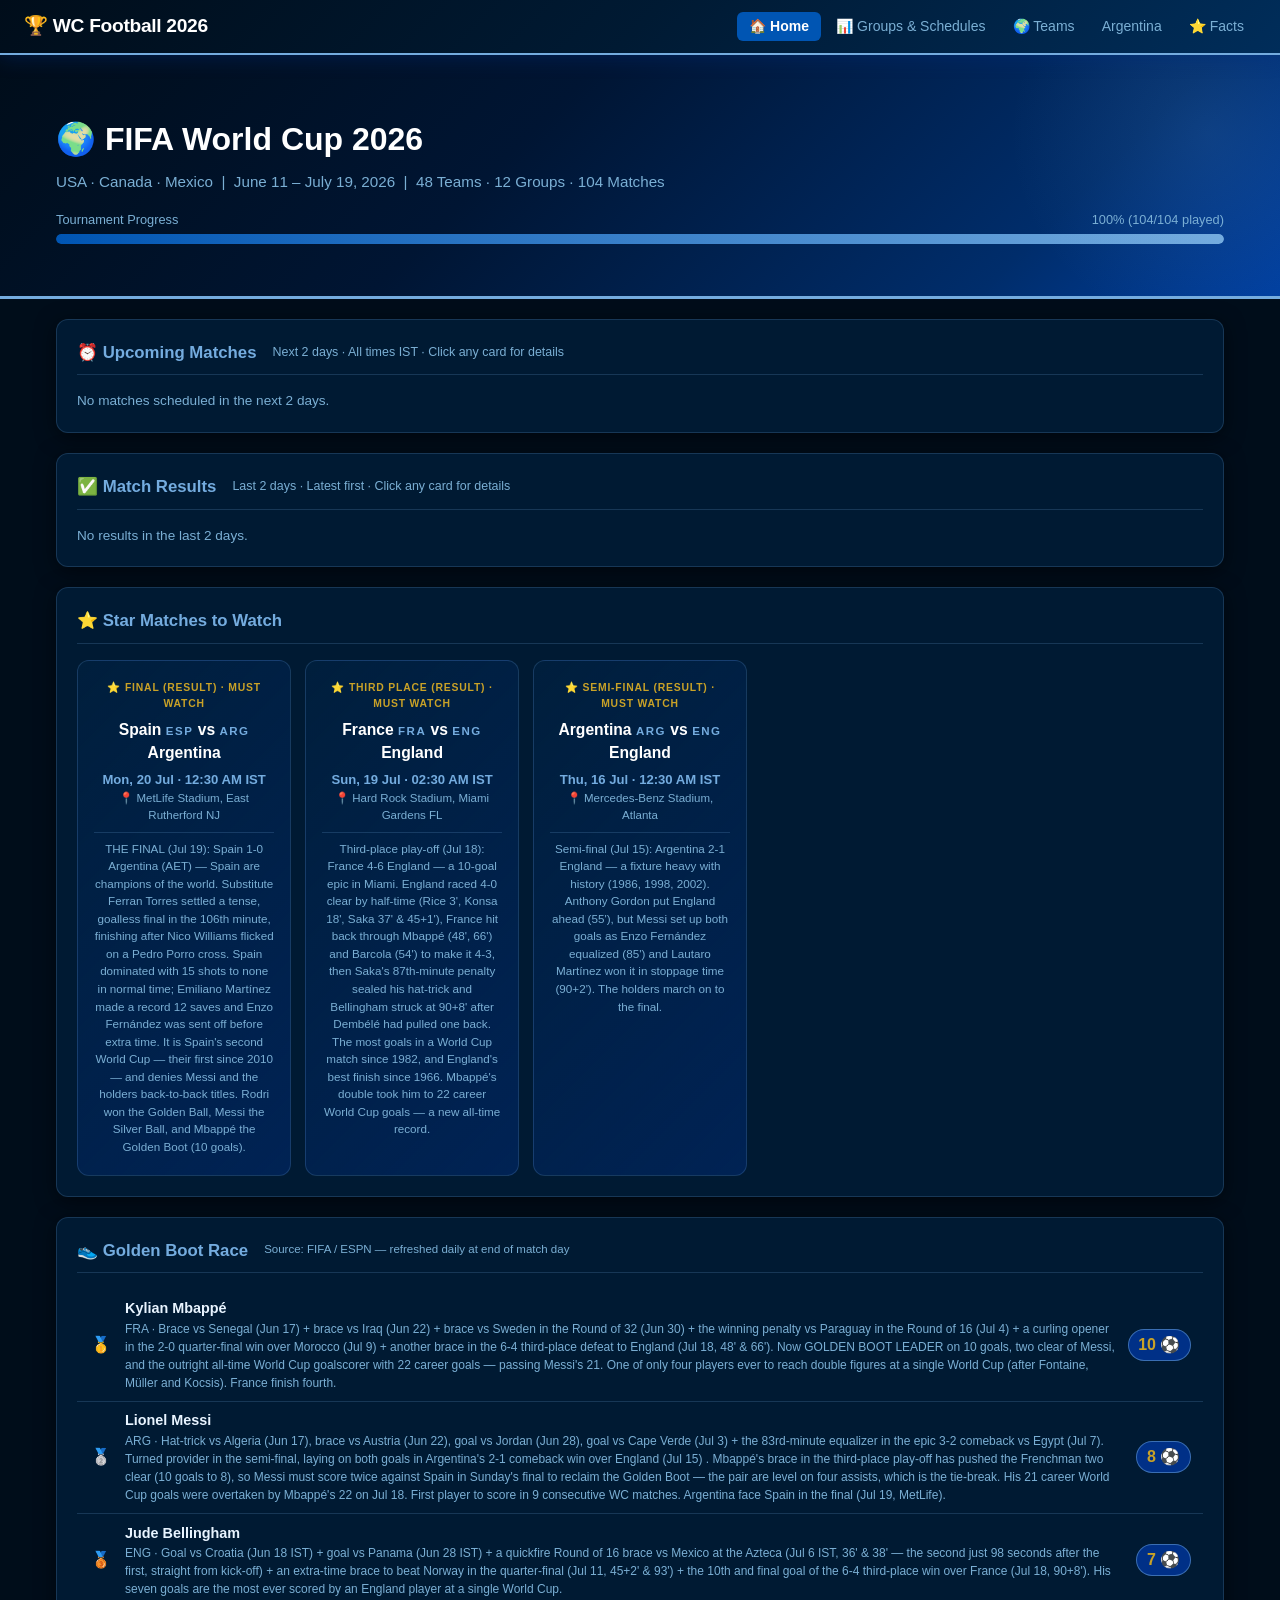
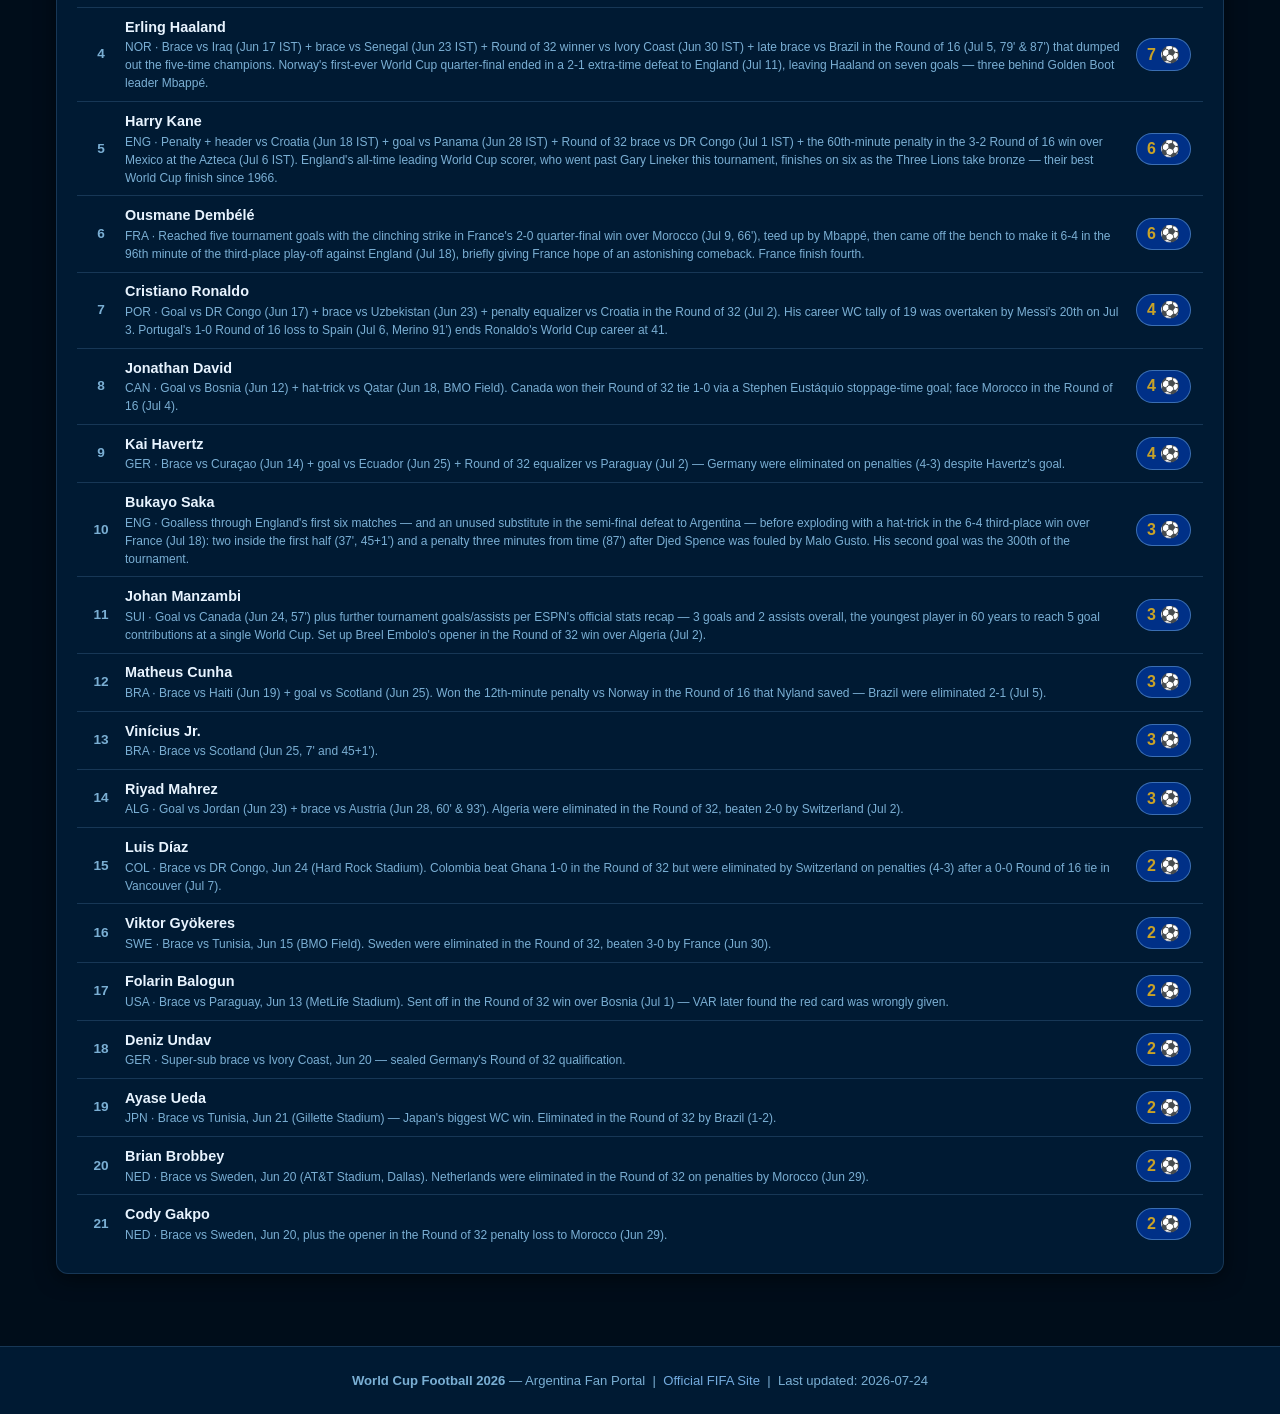
<file: index.html>
<!DOCTYPE html>
<html lang="en">
<head>
<meta charset="UTF-8">
<meta name="viewport" content="width=device-width, initial-scale=1.0">
<title>WC Football 2026 — Argentina Fan Portal</title>
<link rel="stylesheet" href="css/style.css">
</head>
<body>

<nav class="navbar">
  <a class="navbar-brand" href="index.html">🏆 WC Football 2026</a>
  <ul class="nav-links">
    <li><a href="index.html" class="active">🏠 Home</a></li>
    <li><a href="groups.html">📊 Groups &amp; Schedules</a></li>
    <li><a href="teams.html">🌍 Teams</a></li>
    <li><a href="argentina.html">Argentina</a></li>
    <li><a href="facts.html">⭐ Facts</a></li>
  </ul>
</nav>

<div class="page-hero">
  <div class="container">
    <h1>🌍 FIFA World Cup 2026</h1>
    <p>USA · Canada · Mexico &nbsp;|&nbsp; June 11 – July 19, 2026 &nbsp;|&nbsp; 48 Teams · 12 Groups · 104 Matches</p>
    <div style="margin-top:1rem;">
      <div style="display:flex;align-items:center;justify-content:space-between;margin-bottom:.3rem;font-size:.8rem;color:var(--text-muted);">
        <span>Tournament Progress</span><span id="progress-pct"></span>
      </div>
      <div class="progress-bar-wrap"><div class="progress-bar-fill" id="progress-bar"></div></div>
    </div>
  </div>
</div>

<div class="container">

  <!-- UPCOMING MATCHES v2 -->
  <div class="card">
    <div class="card-title">⏰ Upcoming Matches <span style="font-size:.78rem;color:var(--text-muted);font-weight:400;margin-left:.5rem;">Next 2 days · All times IST · Click any card for details</span></div>
    <div id="upcoming-matches"></div>
  </div>

  <!-- MATCH RESULTS -->
  <div class="card">
    <div class="card-title">✅ Match Results <span style="font-size:.78rem;color:var(--text-muted);font-weight:400;margin-left:.5rem;">Last 2 days · Latest first · Click any card for details</span></div>
    <div id="results-matches"></div>
  </div>

  <!-- STAR MATCHES -->
  <div class="card">
    <div class="card-title">⭐ Star Matches to Watch</div>
    <div class="grid-3" id="star-matches"></div>
  </div>

  <!-- TOP SCORERS LIST -->
  <div class="card">
    <div class="card-title">👟 Golden Boot Race
      <span style="font-size:.72rem;color:var(--text-muted);font-weight:400;margin-left:.5rem;">Source: FIFA / ESPN — refreshed daily at end of match day</span>
    </div>
    <ul class="scorer-list" id="top-scorers"></ul>
  </div>

</div>

<footer>
  <strong>World Cup Football 2026</strong> — Argentina Fan Portal &nbsp;|&nbsp;
  <a href="https://www.fifa.com" target="_blank">Official FIFA Site</a> &nbsp;|&nbsp;
  Last updated: <span id="last-updated"></span>
</footer>

<script src="js/data.js?v=202607191945"></script>
<script>
const IST_TZ = 'Asia/Kolkata';
function fmtIST(utcStr) {
  return new Date(utcStr+'Z').toLocaleTimeString('en-IN',{hour:'2-digit',minute:'2-digit',hour12:true,timeZone:IST_TZ}).toUpperCase()+' IST';
}
function fmtDate(utcStr) {
  return new Date(utcStr+'Z').toLocaleDateString('en-IN',{weekday:'short',day:'numeric',month:'short',timeZone:IST_TZ});
}
function istDateStr(utcStr) {
  // Add IST offset to get IST timestamp, then use UTC getters (avoids local-TZ double conversion)
  const ms = new Date(utcStr+'Z').getTime() + 330*60000;
  const d = new Date(ms);
  return d.getUTCFullYear()+'-'+String(d.getUTCMonth()+1).padStart(2,'0')+'-'+String(d.getUTCDate()).padStart(2,'0');
}
function todayIstStr() {
  const ms = Date.now() + 330*60000;
  const d = new Date(ms);
  return d.getUTCFullYear()+'-'+String(d.getUTCMonth()+1).padStart(2,'0')+'-'+String(d.getUTCDate()).padStart(2,'0');
}
function addDaysStr(dateStr, n) {
  const d = new Date(dateStr+'T00:00:00Z');
  d.setUTCDate(d.getUTCDate()+n);
  return d.getUTCFullYear()+'-'+String(d.getUTCMonth()+1).padStart(2,'0')+'-'+String(d.getUTCDate()).padStart(2,'0');
}
function gc(id) { return WC2026.countries[id] || {name:id, flag:'🏳️'}; }
function sortTeams(teams) { return [...teams].sort((a,b)=>b.Pts-a.Pts||b.GD-a.GD||b.GF-a.GF); }

// Combine group-stage fixtures with knockout-stage matches into one pool, tagged with a round label
function tagRound(arr, roundLabel) {
  return (arr||[]).map(f => Object.assign({}, f, { roundLabel, isKnockout: true }));
}
const KO = WC2026.knockout || {};
const allKnockoutMatches = []
  .concat(tagRound(KO.r32, 'R32'))
  .concat(tagRound(KO.r16, 'R16'))
  .concat(tagRound(KO.qf, 'QF'))
  .concat(tagRound(KO.sf, 'SF'))
  .concat(tagRound(KO.thirdPlace, '3rd Place'))
  .concat(tagRound(KO.final, 'Final'));
const allGroupMatches = WC2026.fixtures.map(f => Object.assign({}, f, { isKnockout: false }));
const allMatches = allGroupMatches.concat(allKnockoutMatches);

// Progress — group stage (72) + knockout stage (32) = 104 matches total
const groupPlayed = WC2026.fixtures.filter(f=>f.status==='FT').length;
const knockoutPlayed = allKnockoutMatches.filter(f=>f.status==='FT').length;
const played = groupPlayed + knockoutPlayed;
const pct = Math.round(played/104*100);
document.getElementById('progress-bar').style.width = pct+'%';
document.getElementById('progress-pct').textContent = pct+'% ('+played+'/104 played)';
document.getElementById('last-updated').textContent = WC2026.lastUpdated;

// UPCOMING — matches kicking off today, tomorrow, or the day after (IST), chronological order
const todayStr = todayIstStr();
const upcomingWindow = [todayStr, addDaysStr(todayStr,1), addDaysStr(todayStr,2)];
const upcoming = allMatches
  .filter(f => f.status==='UP' && f.home && f.away && upcomingWindow.includes(istDateStr(f.utc)))
  .sort((a,b)=>new Date(a.utc)-new Date(b.utc));
document.getElementById('upcoming-matches').innerHTML = upcoming.length
  ? upcoming.map(f=>matchCard(f)).join('')
  : '<p style="color:var(--text-muted);font-size:.85rem;">No matches scheduled in the next 2 days.</p>';

// RESULTS — matches completed today or in the previous 2 days (IST), latest first
const resultsWindow = [addDaysStr(todayStr,-2), addDaysStr(todayStr,-1), todayStr];
const results = allMatches
  .filter(f => f.status==='FT' && resultsWindow.includes(istDateStr(f.utc)))
  .sort((a,b)=>new Date(b.utc)-new Date(a.utc));
document.getElementById('results-matches').innerHTML = results.length
  ? results.map(f=>matchCard(f)).join('')
  : '<p style="color:var(--text-muted);font-size:.85rem;">No results in the last 2 days.</p>';

// MATCH CARD — works for both group-stage and knockout-stage matches
function matchCard(f) {
  const hc = f.home ? gc(f.home) : null;
  const ac = f.away ? gc(f.away) : null;
  const homeLabel = hc ? `<span class="team-label">${hc.name}</span> <span class="team-code">${f.home}</span>` : `<span class="team-label" style="color:var(--text-muted);font-style:italic;">${f.homeSrc||'TBD'}</span>`;
  const awayLabel = ac ? `<span class="team-code">${f.away}</span> <span class="team-label">${ac.name}</span>` : `<span class="team-label" style="color:var(--text-muted);font-style:italic;">${f.awaySrc||'TBD'}</span>`;
  const scorePart = f.status==='FT'
    ? `<div class="match-score">${f.score.h}–${f.score.a}</div>`
    : `<div class="match-score upcoming">${fmtIST(f.utc)}</div>`;
  const badge = f.status==='FT' ? `<span class="badge badge-done">FT</span>` : `<span class="badge badge-upcoming">Up</span>`;
  const roundIndicator = f.isKnockout ? f.roundLabel : ('Grp '+f.group);
  const hintText = f.isKnockout ? '👆 tap for details' : '👆 tap for group table';
  return `<div class="match-card" onclick="toggleDetail('${f.id}')">
    <div class="match-header">
      <span class="group-indicator">${roundIndicator}</span>${badge}
      <span>${fmtDate(f.utc)} · ${fmtIST(f.utc)}</span>
      <span class="click-hint">${hintText}</span>
    </div>
    <div class="match-teams">
      <div class="match-team">${homeLabel}</div>
      ${scorePart}
      <div class="match-team right">${awayLabel}</div>
    </div>
    ${f.note ? `<div style="font-size:.72rem;color:var(--accent);margin-top:.2rem;">${f.note}</div>` : ''}
    <div class="match-venue">📍 ${f.venue}</div>
    <div class="match-detail-panel" id="dp-${f.id}">${buildDetail(f)}</div>
  </div>`;
}

function buildDetail(f) {
  let ev = '';
  if (f.status==='FT' && f.events && f.events.length) {
    ev = '<div style="margin-bottom:.6rem;"><div style="font-size:.72rem;font-weight:700;color:var(--accent);margin-bottom:.4rem;">⚽ GOAL EVENTS</div>';
    f.events.forEach(e=>{
      ev += `<div class="goal-event"><span class="goal-minute">${e.min}'</span><span class="team-code">${e.team}</span><span>${e.player}</span></div>`;
    });
    ev += '</div>';
  } else if (f.status==='FT') {
    ev = '<p style="font-size:.8rem;color:var(--text-muted);">No goal events recorded.</p>';
  }

  if (f.isKnockout) {
    // Knockout matches: goal events (if any) only — no single group table applies
    return ev || '<p style="font-size:.8rem;color:var(--text-muted);">Match not yet played.</p>';
  }

  const grp = WC2026.groups[f.group];
  const sorted = sortTeams(grp.teams);
  let tbl = `<div class="standings-mini"><div class="standings-mini-title">📊 Group ${f.group} Standings</div>
    <table><thead><tr><th style="text-align:left;">Team</th><th>P</th><th>W</th><th>D</th><th>L</th><th>GD</th><th>Pts</th></tr></thead><tbody>`;
  sorted.forEach((t,i)=>{
    const c=gc(t.id);
    tbl+=`<tr class="${i<2?'q-row':''}"><td>${c.name} <span class="team-code">${t.id}</span></td><td>${t.P}</td><td>${t.W}</td><td>${t.D}</td><td>${t.L}</td><td>${t.GD>=0?'+':''}${t.GD}</td><td style="font-weight:700;color:var(--gold);">${t.Pts}</td></tr>`;
  });
  tbl += `</tbody></table><div style="font-size:.66rem;color:var(--text-muted);margin-top:.3rem;">🟦 Top 2 qualify for Round of 32</div></div>`;
  return ev + tbl;
}

function toggleDetail(id) {
  const el = document.getElementById('dp-'+id);
  if (el) el.classList.toggle('open');
}

// STAR MATCHES
const smDiv = document.getElementById('star-matches');
WC2026.starMatches.forEach(m=>{
  const hc=gc(m.home);
  const ac=m.away?gc(m.away):null;
  const awayCode = m.away ? `<span class="team-code">${m.away}</span> ` : '';
  const awayName = ac ? ac.name : `<span style="font-style:italic;color:var(--text-muted);">${m.awaySrc||'TBD'}</span>`;
  smDiv.innerHTML += `<div class="star-match-card">
    <div class="star-match-label">⭐ ${m.group} · MUST WATCH</div>
    <div class="star-match-teams">${hc.name} <span class="team-code">${m.home}</span> vs ${awayCode}${awayName}</div>
    <div class="star-match-ist">${fmtDate(m.utc)} · ${fmtIST(m.utc)}</div>
    <div class="star-match-meta">📍 ${m.venue}</div>
    <div style="font-size:.73rem;color:var(--text-muted);margin-top:.5rem;border-top:1px solid var(--border);padding-top:.4rem;">${m.storyline}</div>
  </div>`;
});

// TOP SCORERS LIST
const ul = document.getElementById('top-scorers');
WC2026.topScorers.forEach((s,i)=>{
  const icon = i===0?'🥇':i===1?'🥈':i===2?'🥉':(i+1);
  ul.innerHTML += `<li class="scorer-item">
    <div class="scorer-rank${i<3?' top3':''}">${icon}</div>
    <div class="scorer-info">
      <div class="scorer-name">${s.name}</div>
      <div class="scorer-team">${s.country} · ${s.note}</div>
    </div>
    <div class="scorer-goals">${s.goals} ⚽</div>
  </li>`;
});
</script>
</body>
</html>
</file>
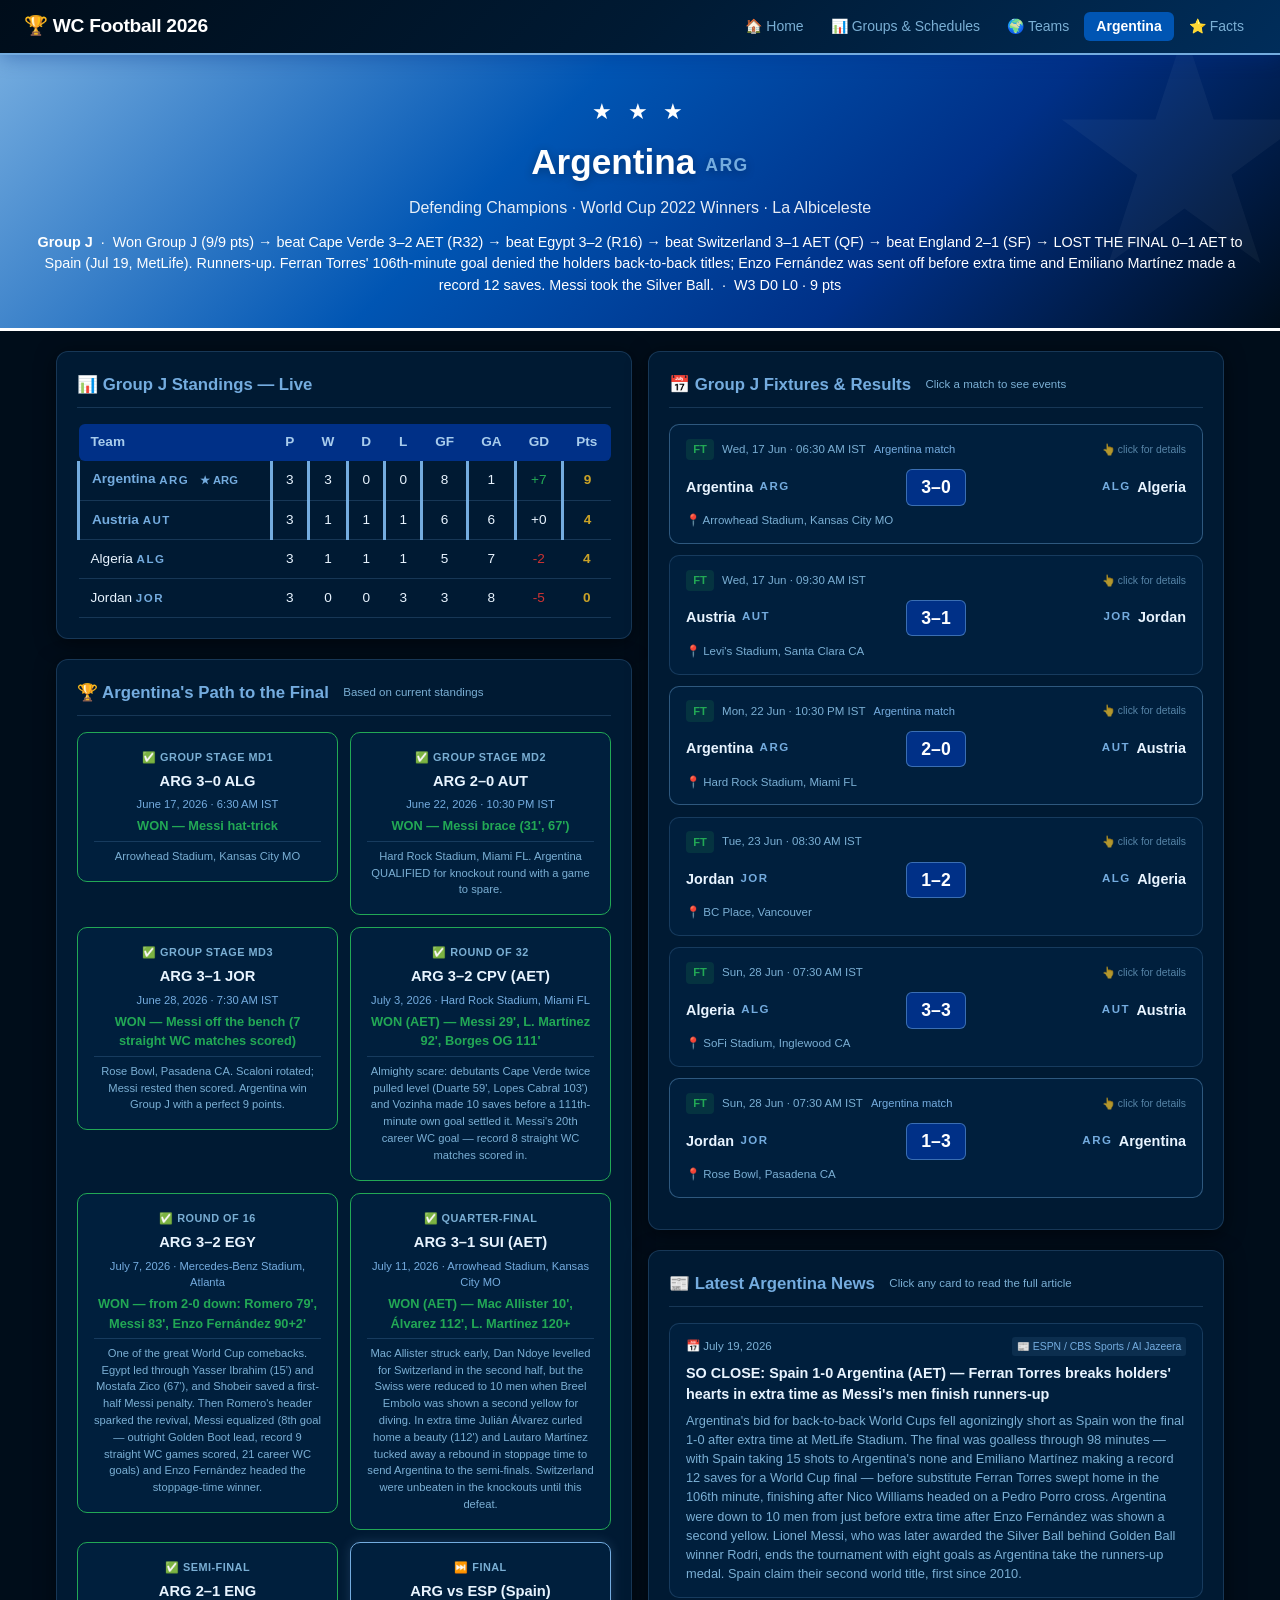
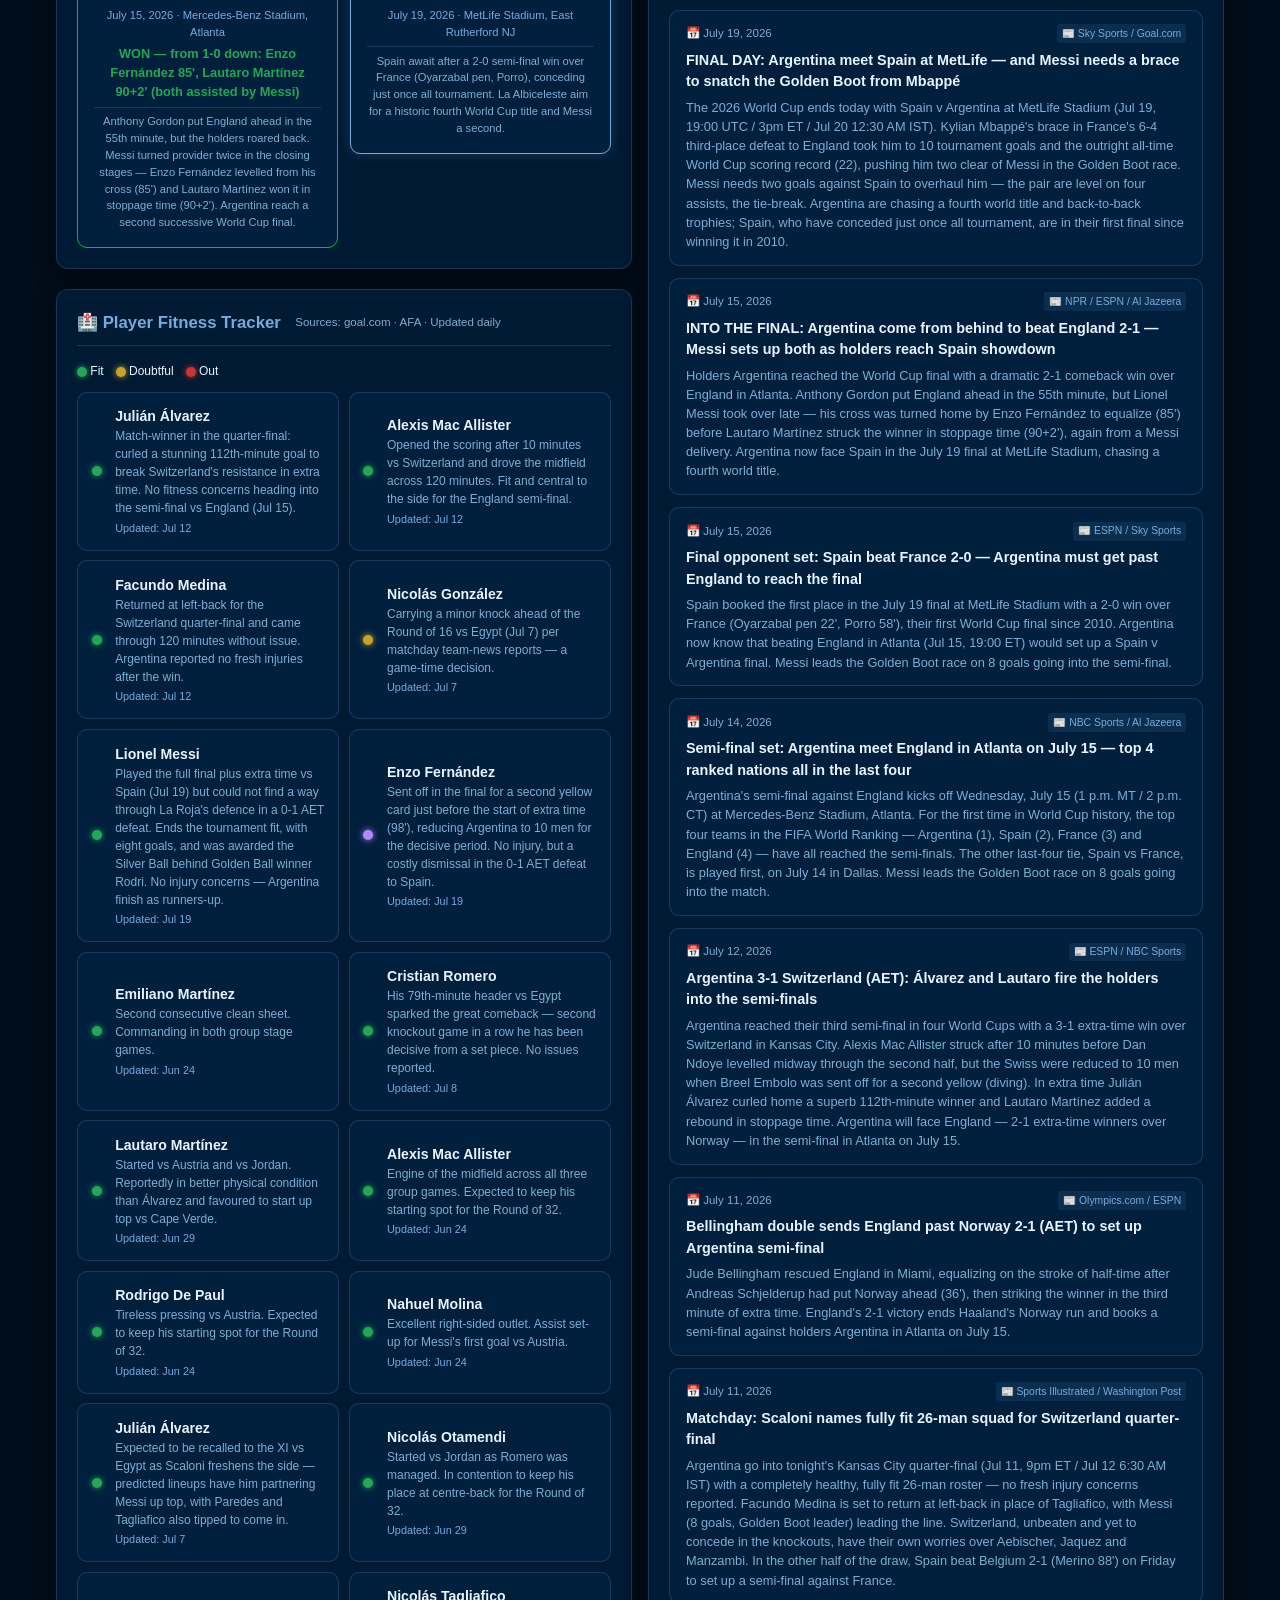
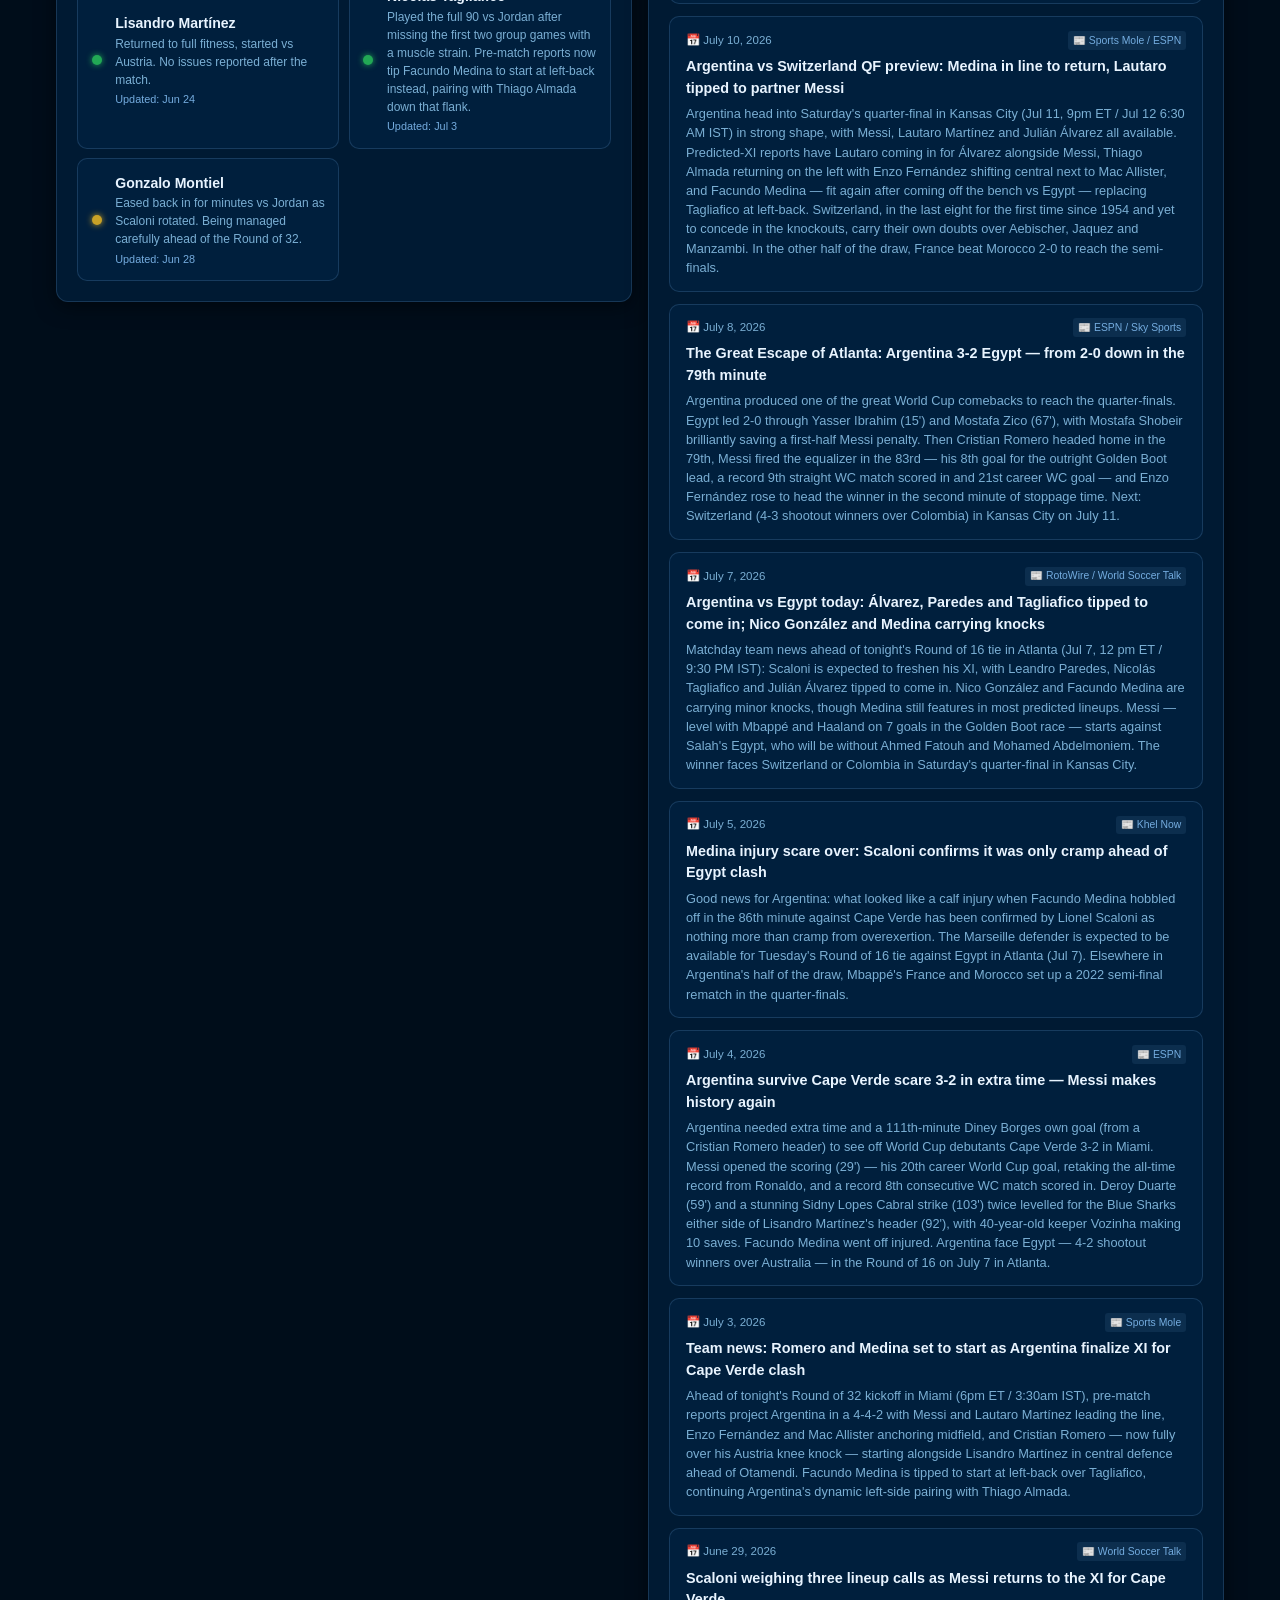
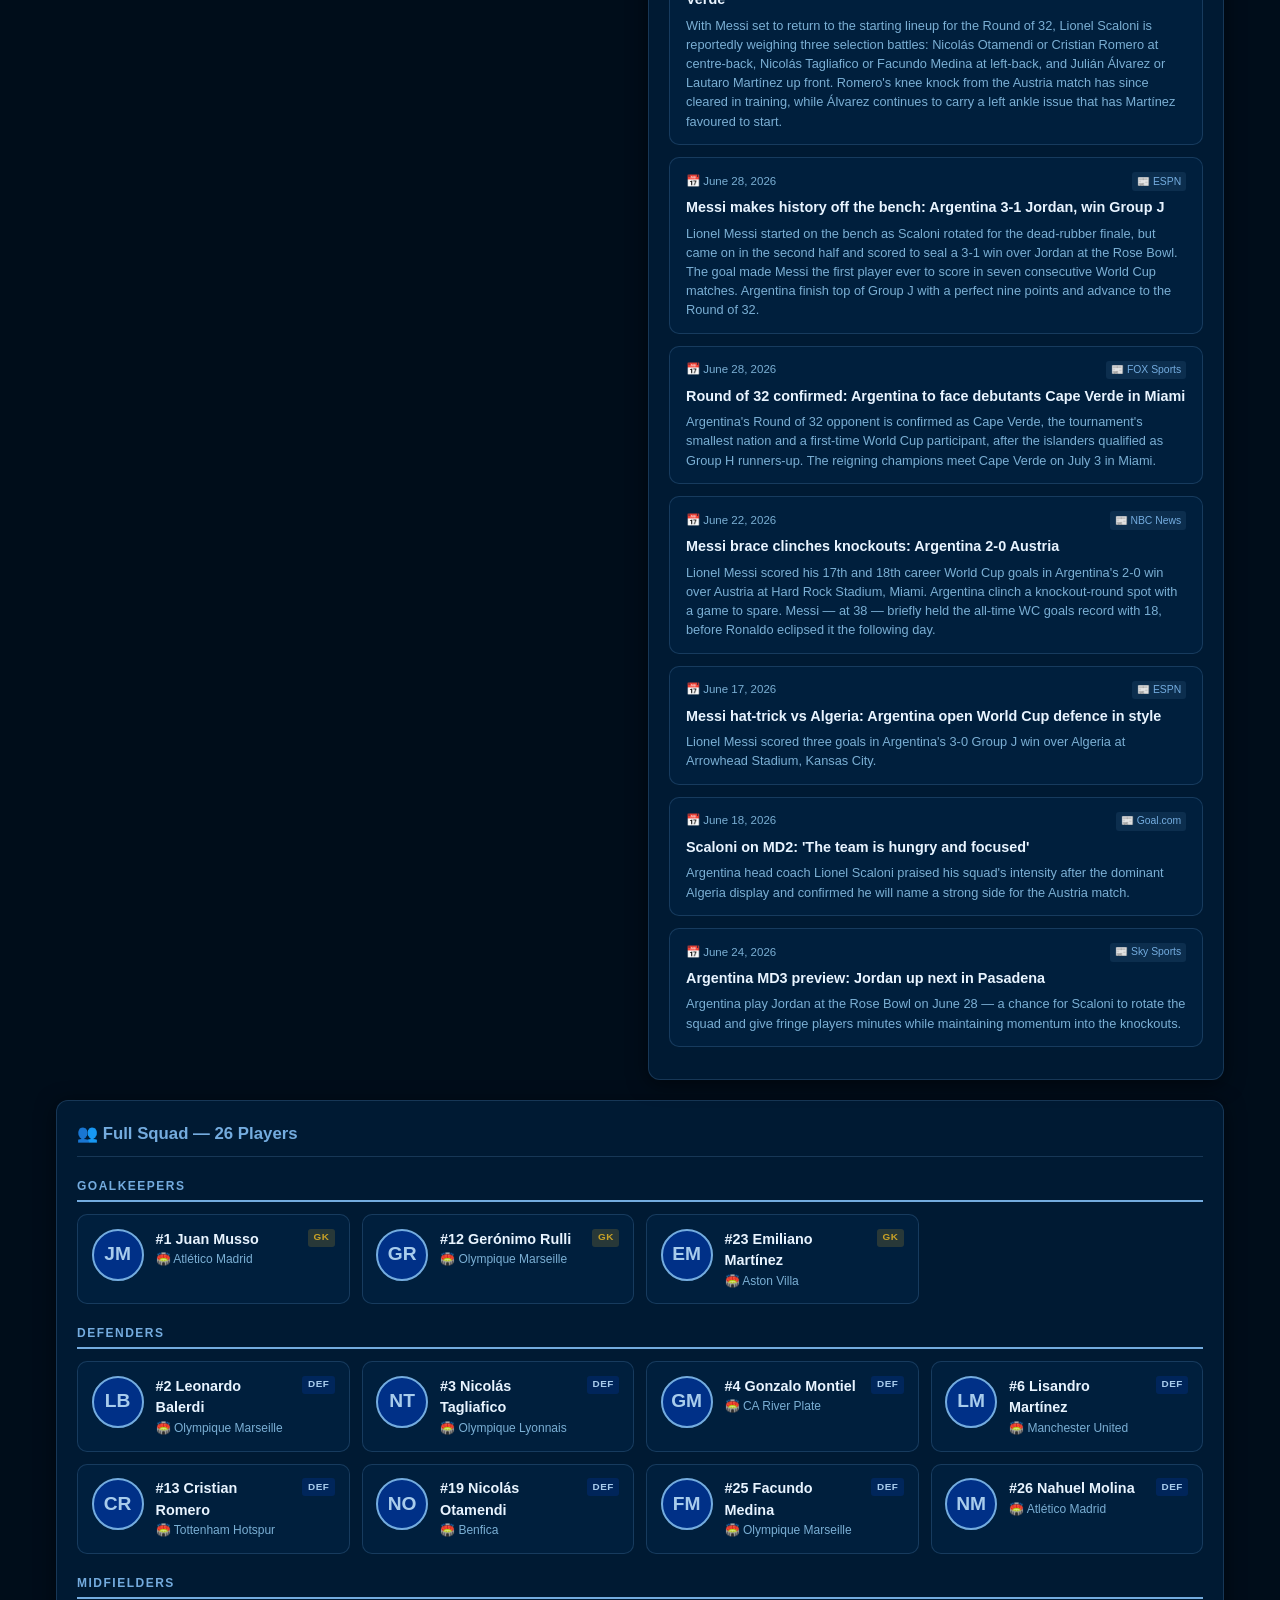
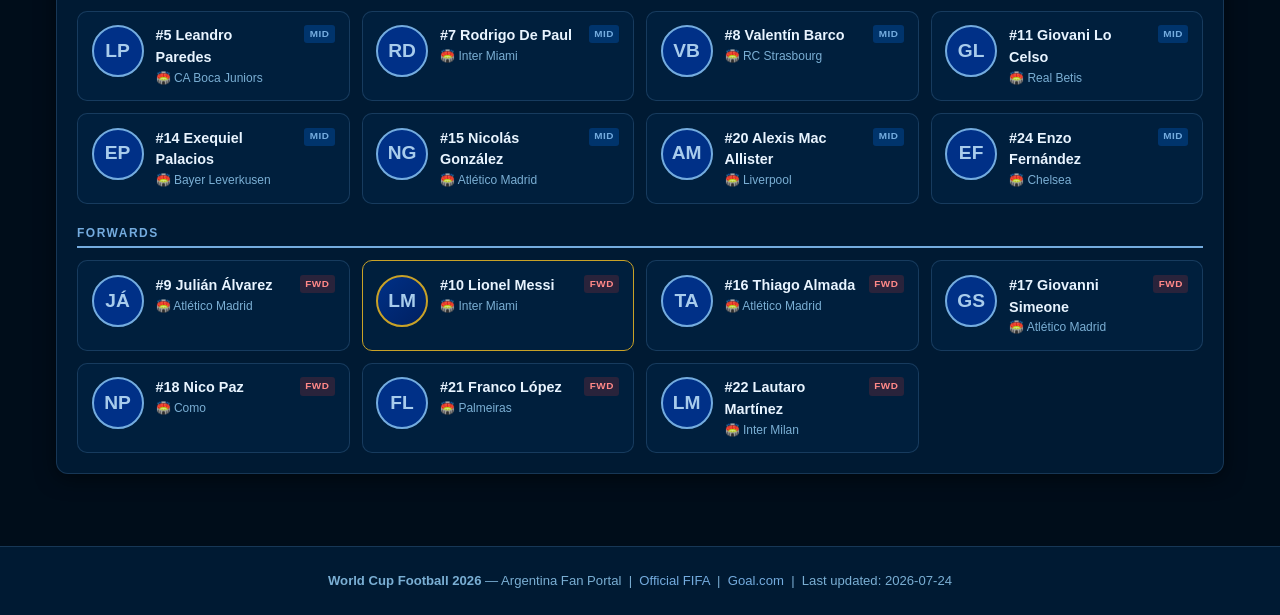
<file: argentina.html>
<!DOCTYPE html>
<html lang="en">
<head>
<meta charset="UTF-8">
<meta name="viewport" content="width=device-width, initial-scale=1.0">
<title>Argentina | WC Football 2026</title>
<link rel="stylesheet" href="css/style.css">
<style>
.squad-grid { display: grid; grid-template-columns: repeat(auto-fill,minmax(220px,1fr)); gap: .75rem; }
.path-grid  { display: grid; grid-template-columns: repeat(auto-fill,minmax(200px,1fr)); gap: .75rem; align-items: start; }
.pos-section-title {
  font-size: .75rem; font-weight: 800; letter-spacing: 1.5px;
  color: var(--accent); text-transform: uppercase;
  border-bottom: 2px solid var(--accent); padding-bottom: .3rem;
  margin: 1.25rem 0 .75rem;
}
.arg-main-grid { display: grid; grid-template-columns: 1fr 1fr; gap: 1rem; align-items: start; }
@media (max-width: 768px) { .arg-main-grid { grid-template-columns: 1fr; } }
.player-photo {
  width: 64px; height: 64px; border-radius: 50%; object-fit: cover;
  border: 2px solid var(--border); background: var(--surface);
  flex-shrink: 0;
}
</style>
</head>
<body>

<nav class="navbar">
  <a class="navbar-brand" href="index.html">🏆 WC Football 2026</a>
  <ul class="nav-links">
    <li><a href="index.html">🏠 Home</a></li>
    <li><a href="groups.html">📊 Groups &amp; Schedules</a></li>
    <li><a href="teams.html">🌍 Teams</a></li>
    <li><a href="argentina.html" class="active">Argentina</a></li>
    <li><a href="facts.html">⭐ Facts</a></li>
  </ul>
</nav>

<!-- ARGENTINA HERO -->
<div class="arg-hero">
  <div class="arg-stars">★ ★ ★</div>
  <h1>Argentina <span class="team-code" style="font-size:1.1rem;vertical-align:middle;">ARG</span></h1>
  <p>Defending Champions · World Cup 2022 Winners · La Albiceleste</p>
  <div style="margin-top:.75rem;font-size:.9rem;">
    <strong style="color:#fff;">Group J</strong> &nbsp;·&nbsp;
    <span id="arg-standing">Loading...</span> &nbsp;·&nbsp;
    <span id="arg-record">—</span>
  </div>
</div>

<div class="container">

  <div class="arg-main-grid">

    <!-- LEFT COLUMN -->
    <div>
      <!-- GROUP J STANDINGS -->
      <div class="card">
        <div class="card-title">📊 Group J Standings — Live</div>
        <table class="standings-table" id="groupj-table">
          <thead><tr>
            <th style="text-align:left;">Team</th>
            <th>P</th><th>W</th><th>D</th><th>L</th>
            <th>GF</th><th>GA</th><th>GD</th><th>Pts</th>
          </tr></thead>
          <tbody id="groupj-body"></tbody>
        </table>
      </div>

      <!-- PATH TO FINAL -->
      <div class="card">
        <div class="card-title">🏆 Argentina's Path to the Final
          <span style="font-size:.72rem;color:var(--text-muted);font-weight:400;margin-left:.4rem;">Based on current standings</span>
        </div>
        <div class="path-grid" id="path-grid"></div>
      </div>

      <!-- PLAYER FITNESS TRACKER -->
      <div class="card">
        <div class="card-title">🏥 Player Fitness Tracker
          <span style="font-size:.72rem;color:var(--text-muted);font-weight:400;margin-left:.4rem;">Sources: goal.com · AFA · Updated daily</span>
        </div>
        <div style="display:flex;gap:.75rem;flex-wrap:wrap;margin-bottom:.75rem;font-size:.75rem;">
          <span><span class="fitness-status status-fit" style="display:inline-block;vertical-align:middle;"></span> Fit</span>
          <span><span class="fitness-status status-doubt" style="display:inline-block;vertical-align:middle;"></span> Doubtful</span>
          <span><span class="fitness-status status-out" style="display:inline-block;vertical-align:middle;"></span> Out</span>
        </div>
        <div style="display:grid;grid-template-columns:repeat(auto-fill,minmax(240px,1fr));gap:.6rem;" id="fitness-list"></div>
      </div>
    </div>

    <!-- RIGHT COLUMN -->
    <div>
      <!-- GROUP J FIXTURES -->
      <div class="card">
        <div class="card-title">📅 Group J Fixtures &amp; Results <span style="font-size:.72rem;color:var(--text-muted);font-weight:400;margin-left:.4rem;">Click a match to see events</span></div>
        <div id="groupj-fixtures"></div>
      </div>

      <!-- LATEST NEWS -->
      <div class="card">
        <div class="card-title">📰 Latest Argentina News
          <span style="font-size:.72rem;color:var(--text-muted);font-weight:400;margin-left:.4rem;">Click any card to read the full article</span>
        </div>
        <div id="news-list"></div>
      </div>
    </div>

  </div><!-- /arg-main-grid -->

  <!-- FULL SQUAD — full width below -->
  <div class="card">
    <div class="card-title">👥 Full Squad — 26 Players</div>
    <div id="squad-section"></div>
  </div>

</div>

<footer>
  <strong>World Cup Football 2026</strong> — Argentina Fan Portal &nbsp;|&nbsp;
  <a href="https://www.fifa.com" target="_blank">Official FIFA</a> &nbsp;|&nbsp;
  <a href="https://www.goal.com/en/teams/argentina" target="_blank">Goal.com</a> &nbsp;|&nbsp;
  Last updated: <span id="last-updated"></span>
</footer>

<script src="js/data.js?v=202607191945"></script>
<script>
document.getElementById('last-updated').textContent = WC2026.lastUpdated;

const IST_TZ = 'Asia/Kolkata';
function fmtDT(u){ const d=new Date(u+'Z'); return d.toLocaleDateString('en-IN',{weekday:'short',day:'numeric',month:'short',timeZone:IST_TZ})+' · '+d.toLocaleTimeString('en-IN',{hour:'2-digit',minute:'2-digit',hour12:true,timeZone:IST_TZ}).toUpperCase()+' IST'; }
function gc(id){ return WC2026.countries[id]||{name:id,flag:'🏳️'}; }
function sortTeams(ts){ return [...ts].sort((a,b)=>b.Pts-a.Pts||b.GD-a.GD||b.GF-a.GF); }

const arg = WC2026.argentina;
const grpJ = WC2026.groups['J'];
const argTeam = grpJ.teams.find(t=>t.id==='ARG');

// Header stats
document.getElementById('arg-standing').textContent = arg.groupStanding;
document.getElementById('arg-record').textContent = `W${argTeam.W} D${argTeam.D} L${argTeam.L} · ${argTeam.Pts} pts`;

// Group J standings table
const sortedJ = sortTeams(grpJ.teams);
const tbody = document.getElementById('groupj-body');
sortedJ.forEach((t,i)=>{
  const c=gc(t.id);
  tbody.innerHTML += `<tr class="${i<2?'qualified':''}">
    <td>${c.name} <span class="team-code">${t.id}</span>${t.id==='ARG'?' <span class="badge badge-arg">★ ARG</span>':''}</td>
    <td>${t.P}</td><td>${t.W}</td><td>${t.D}</td><td>${t.L}</td>
    <td>${t.GF}</td><td>${t.GA}</td>
    <td class="${t.GD>0?'gd-pos':t.GD<0?'gd-neg':''}">${t.GD>=0?'+':''}${t.GD}</td>
    <td class="pts">${t.Pts}</td>
  </tr>`;
});

// Group J fixtures
const jFix = WC2026.fixtures.filter(f=>f.group==='J').sort((a,b)=>new Date(a.utc)-new Date(b.utc));
const fixDiv = document.getElementById('groupj-fixtures');
jFix.forEach(f=>{
  const hc=gc(f.home), ac=gc(f.away);
  const isArg = f.home==='ARG'||f.away==='ARG';
  const scorePart = f.status==='FT'
    ? `<div class="match-score">${f.score.h}–${f.score.a}</div>`
    : `<div class="match-score upcoming">${fmtDT(f.utc)}</div>`;
  const badge = f.status==='FT' ? `<span class="badge badge-done">FT</span>` : `<span class="badge badge-upcoming">Upcoming</span>`;

  let evHtml = '';
  if (f.status==='FT' && f.events && f.events.length) {
    evHtml = '<div style="margin-top:.5rem;"><div style="font-size:.72rem;font-weight:700;color:var(--accent);margin-bottom:.3rem;">⚽ Goals</div>';
    f.events.forEach(e=>{
      evHtml+=`<div class="goal-event"><span class="goal-minute">${e.min}'</span><span class="team-code">${e.team}</span><span>${e.player}</span></div>`;
    });
    evHtml += '</div>';
  } else if (f.status!=='FT') {
    evHtml = `<div style="margin-top:.5rem;font-size:.8rem;color:var(--text-muted);">${fmtDT(f.utc)}</div>`;
  }

  fixDiv.innerHTML += `<div class="match-card${isArg?' ':''}" style="${isArg?'border-color:rgba(116,172,223,.4)':''}" onclick="this.querySelector('.match-detail-panel').classList.toggle('open')">
    <div class="match-header">
      ${badge}
      <span>${fmtDT(f.utc)}</span>
      ${isArg?'<span style="color:var(--accent);font-size:.7rem;">Argentina match</span>':''}
      <span class="click-hint">👆 click for details</span>
    </div>
    <div class="match-teams">
      <div class="match-team">${hc.name} <span class="team-code">${f.home}</span></div>
      ${scorePart}
      <div class="match-team right"><span class="team-code">${f.away}</span> ${ac.name}</div>
    </div>
    <div class="match-venue">📍 ${f.venue}</div>
    <div class="match-detail-panel">${evHtml}</div>
  </div>`;
});

// PATH TO FINAL
const pathDiv = document.getElementById('path-grid');
arg.pathToFinal.forEach(p=>{
  const cls = p.status==='done'?'done':p.status==='next'?'next':p.status==='final'?'final':'';
  const icon = p.status==='done'?'✅':p.status==='next'?'⏭️':p.status==='final'?'🏆':'⏳';
  pathDiv.innerHTML += `<div class="path-stage ${cls}">
    <div class="path-round">${icon} ${p.round}</div>
    <div class="path-vs">${p.match}</div>
    <div class="path-date">${p.date}</div>
    ${p.result?`<div class="path-result">${p.result}</div>`:''}
    <div style="font-size:.7rem;color:var(--text-muted);margin-top:.35rem;border-top:1px solid var(--border);padding-top:.35rem;">${p.note}</div>
  </div>`;
});

// FITNESS TRACKER
const fitDiv = document.getElementById('fitness-list');
arg.fitness.forEach(f=>{
  fitDiv.innerHTML += `<div class="fitness-card">
    <div class="fitness-status status-${f.status}"></div>
    <div>
      <div style="font-weight:600;font-size:.88rem;">${f.name}</div>
      <div style="font-size:.75rem;color:var(--text-muted);">${f.note}</div>
      <div style="font-size:.68rem;color:var(--accent);margin-top:.15rem;">Updated: ${f.updated}</div>
    </div>
  </div>`;
});

// NEWS
const newsDiv = document.getElementById('news-list');
arg.news.forEach(n=>{
  newsDiv.innerHTML += `<a class="news-card" href="${n.url}" target="_blank" rel="noopener">
    <div class="news-meta">
      <span>📅 ${n.date}</span>
      <span class="news-source-tag">📰 ${n.source}</span>
    </div>
    <div class="news-title">${n.title}</div>
    <div class="news-snippet">${n.snippet}</div>
  </a>`;
});

// SQUAD — grouped by position with Wikipedia photos
const positions = [
  {key:'GK', label:'Goalkeepers'},
  {key:'DEF', label:'Defenders'},
  {key:'MID', label:'Midfielders'},
  {key:'FWD', label:'Forwards'}
];
const squadDiv = document.getElementById('squad-section');
let squadHTML = '';
positions.forEach(pos=>{
  const players = arg.squad.filter(p=>p.pos===pos.key).sort((a,b)=>a.no-b.no);
  if (!players.length) return;
  squadHTML += `<div class="pos-section-title">${pos.label}</div><div class="squad-grid" id="squad-grid-${pos.key}">`;
  players.forEach(p=>{
    const initials = p.name.split(' ').map(n=>n[0]).join('').slice(0,2).toUpperCase();
    const posClss = pos.key==='GK'?'pos-gk':pos.key==='DEF'?'pos-def':pos.key==='MID'?'pos-mid':'pos-fwd';
    const isMessi = p.name.includes('Messi');
    const avatarId = `avatar-${p.no}`;
    squadHTML += `<div class="player-card" style="${isMessi?'border-color:var(--gold);':''}">
      <div id="${avatarId}" class="player-avatar" style="${isMessi?'border-color:var(--gold);background:linear-gradient(135deg,var(--primary),#002060);':''}">${initials}</div>
      <div class="player-info">
        <div class="pname">#${p.no} ${p.name}</div>
        <div class="pclub">🏟️ ${p.club}</div>
      </div>
      <div class="player-pos-badge ${posClss}">${p.pos}</div>
    </div>`;
  });
  squadHTML += '</div>';
});
squadDiv.innerHTML = squadHTML;

// Fetch Wikipedia player photos (non-blocking)
async function loadPlayerPhoto(player) {
  if (!player.wiki) return;
  const url = `https://en.wikipedia.org/w/api.php?action=query&titles=${encodeURIComponent(player.wiki)}&prop=pageimages&format=json&pithumbsize=200&origin=*`;
  try {
    const r = await fetch(url);
    const data = await r.json();
    const pages = data.query.pages;
    const page = pages[Object.keys(pages)[0]];
    if (page && page.thumbnail && page.thumbnail.source) {
      const el = document.getElementById(`avatar-${player.no}`);
      if (el) {
        el.style.padding = '0';
        el.style.background = 'none';
        el.style.border = el.style.borderColor ? `2px solid ${el.style.borderColor}` : '2px solid var(--border)';
        el.innerHTML = `<img src="${page.thumbnail.source}" class="player-photo" alt="${player.name}" onerror="this.parentElement.textContent='${player.name.split(' ').map(n=>n[0]).join('').slice(0,2).toUpperCase()}'">`;
      }
    }
  } catch(e) { /* silently fall back to initials */ }
}
// Load photos with slight stagger to avoid rate-limiting
arg.squad.forEach((p, i) => {
  setTimeout(() => loadPlayerPhoto(p), i * 80);
});
</script>
</body>
</html>
</file>
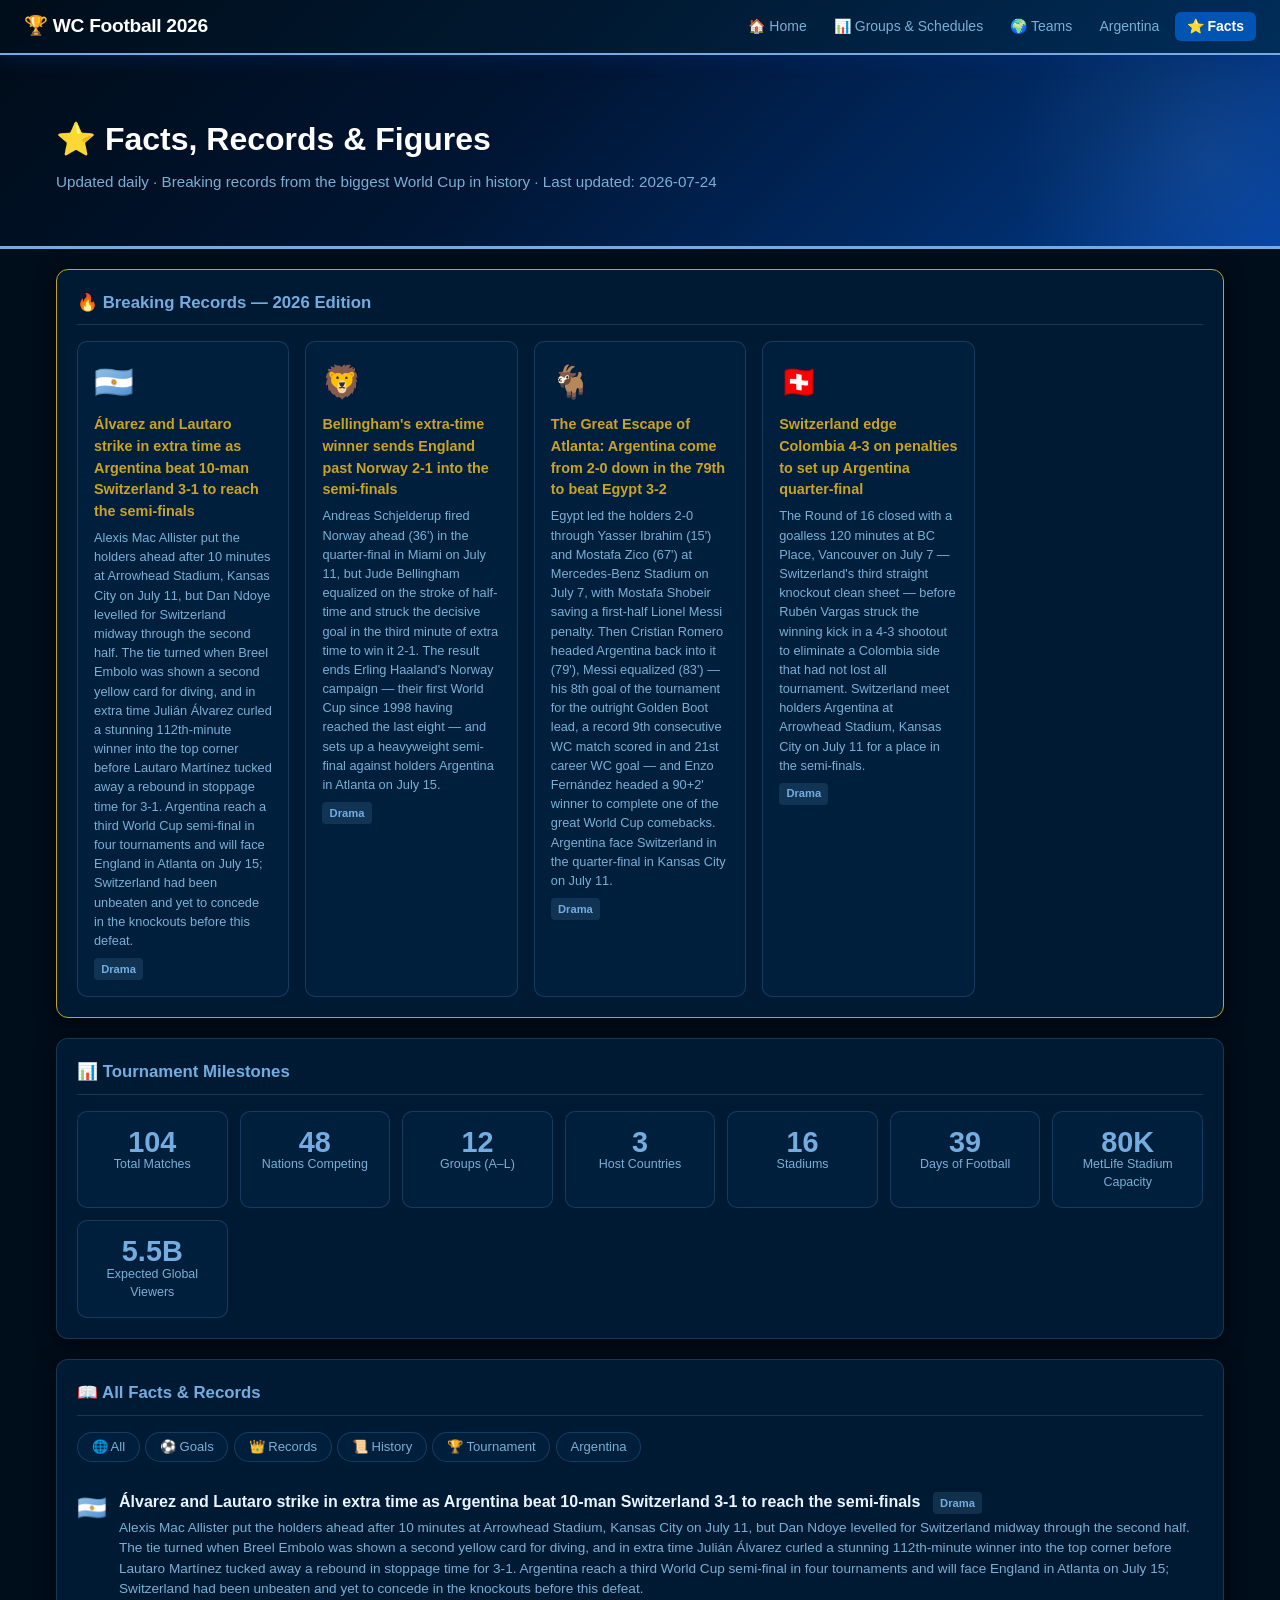
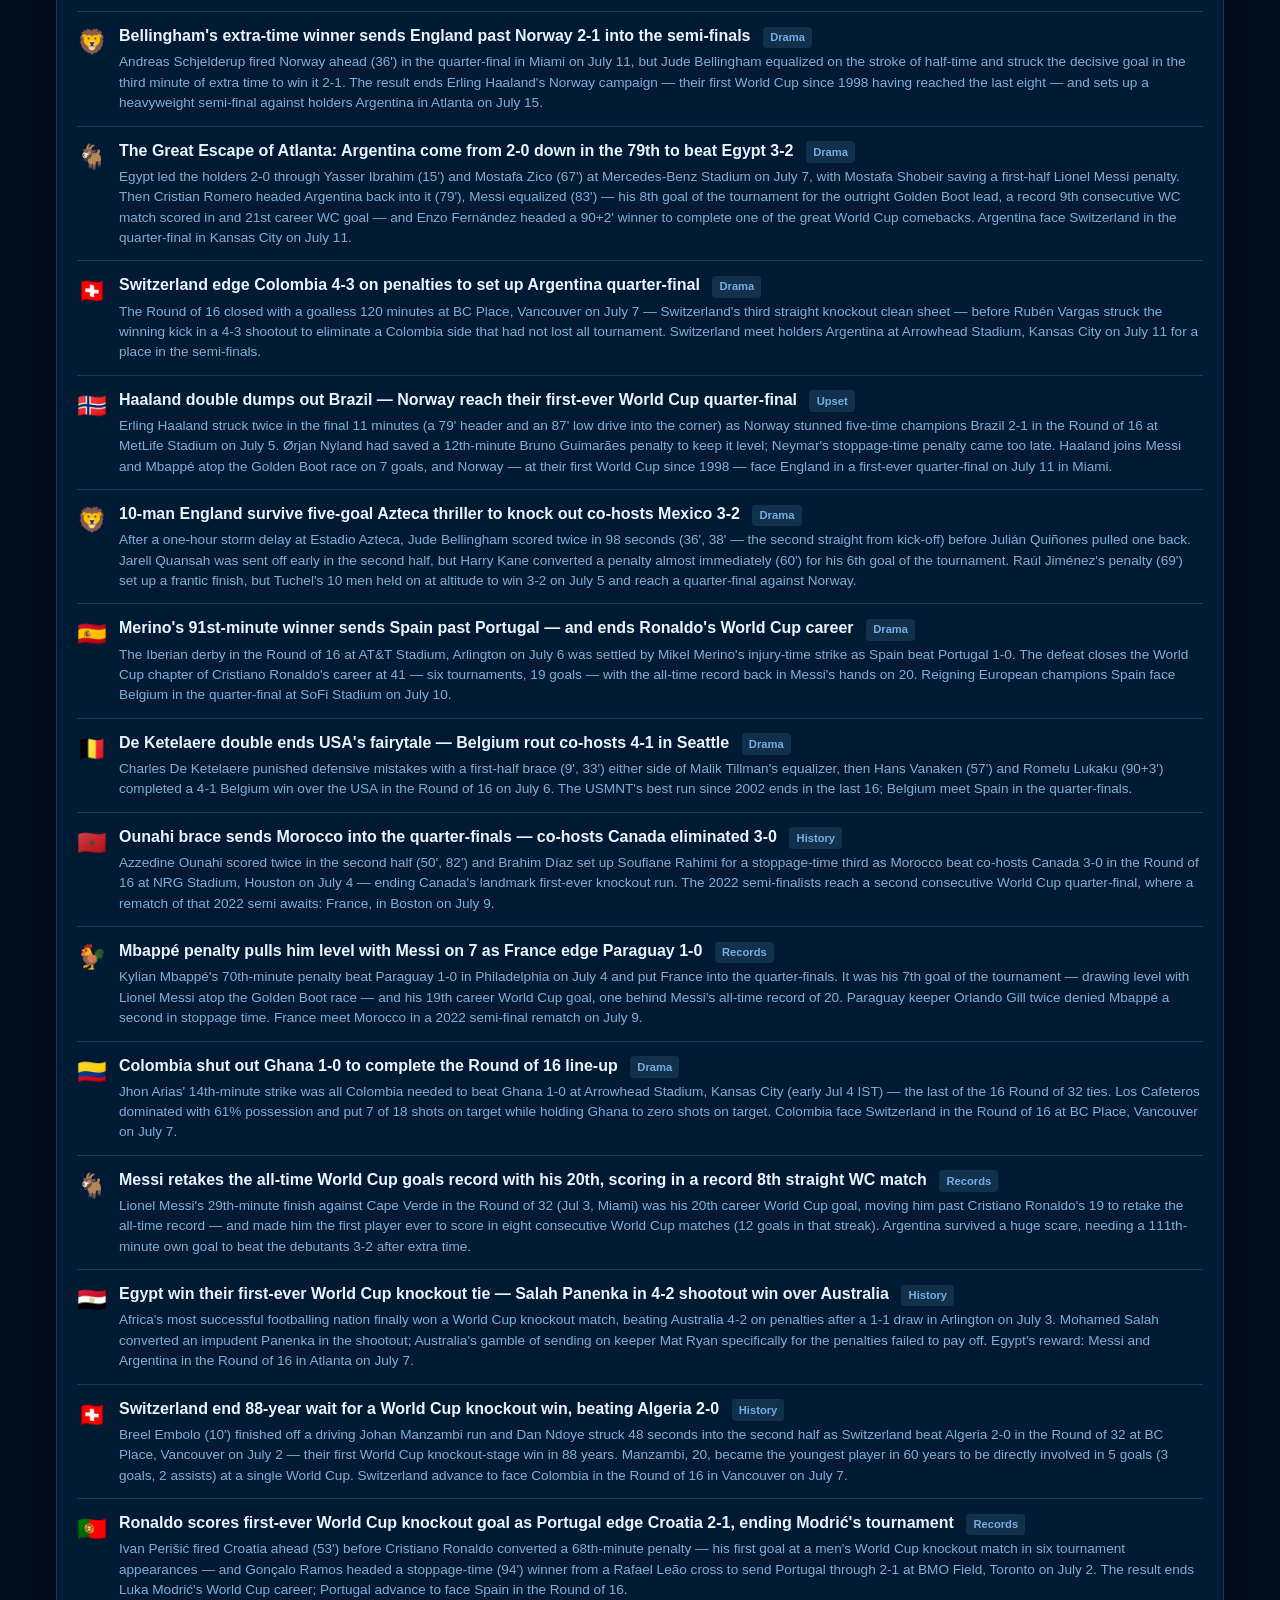
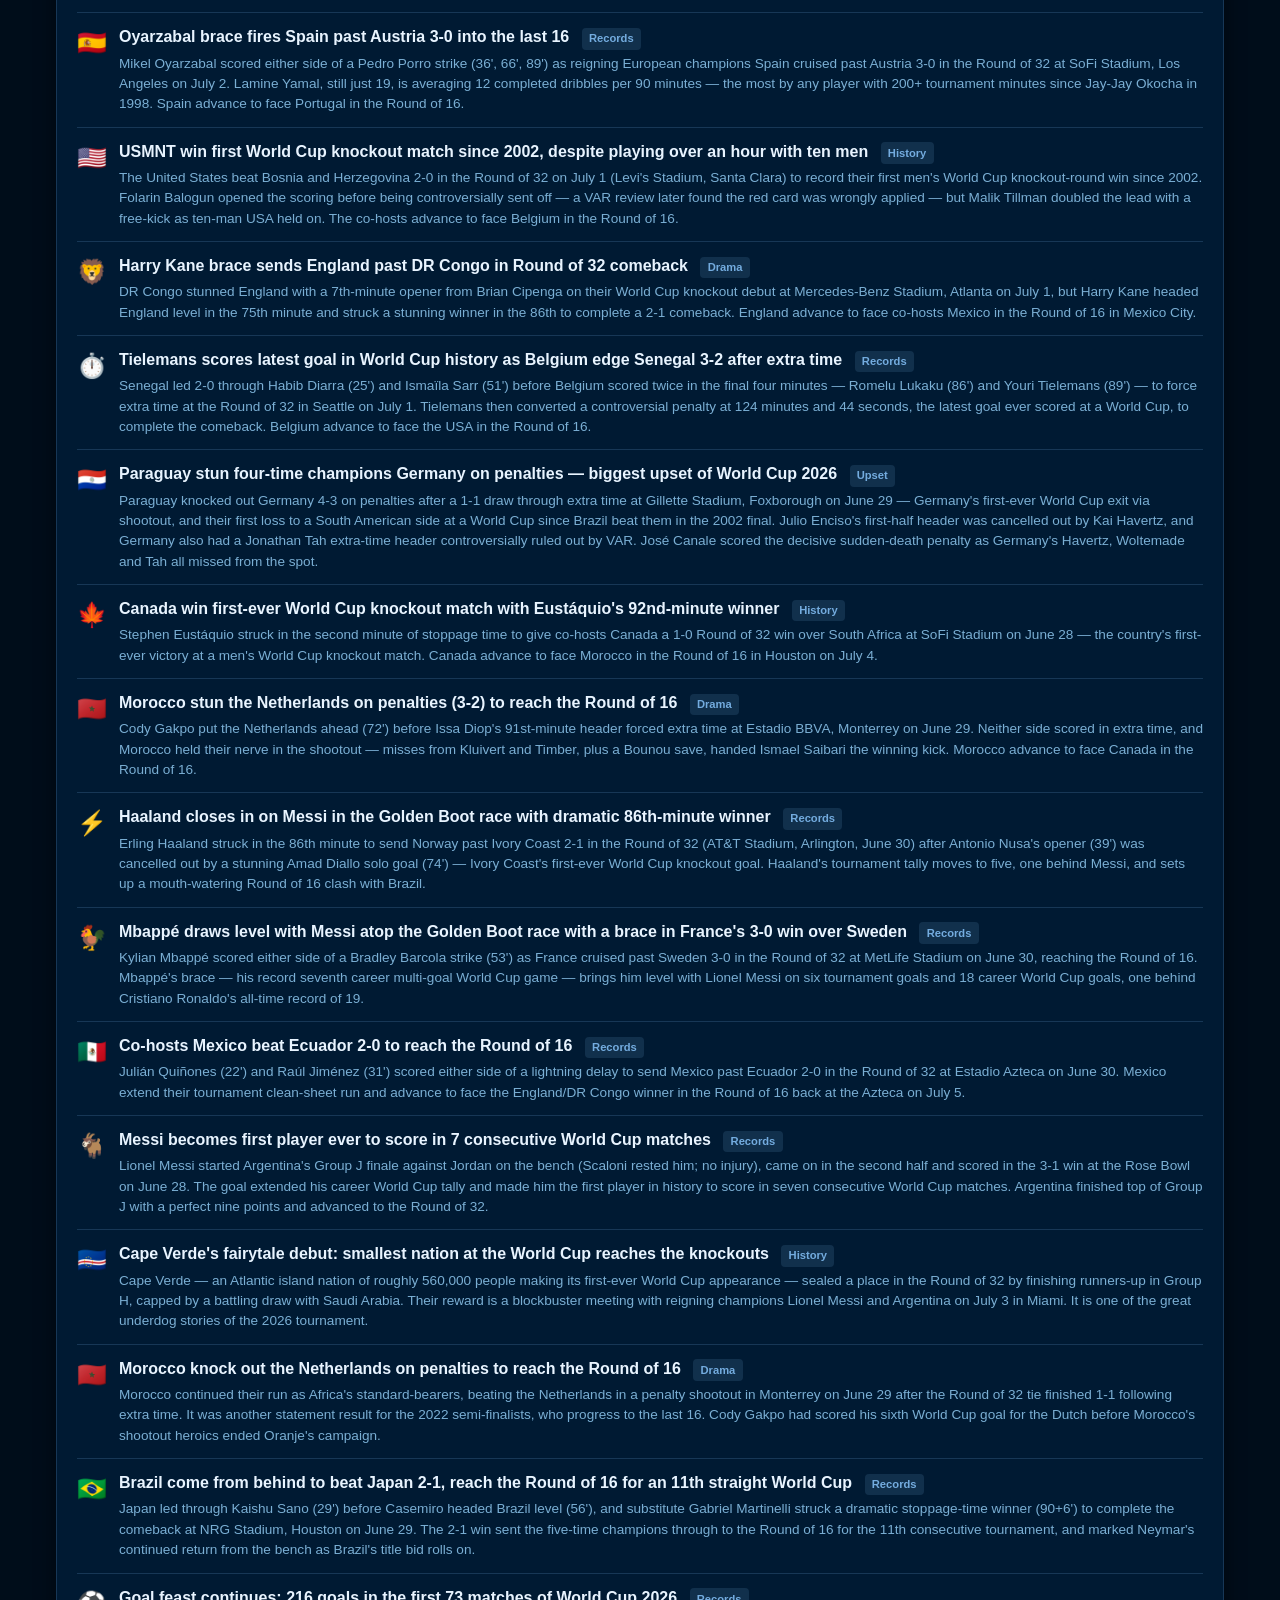
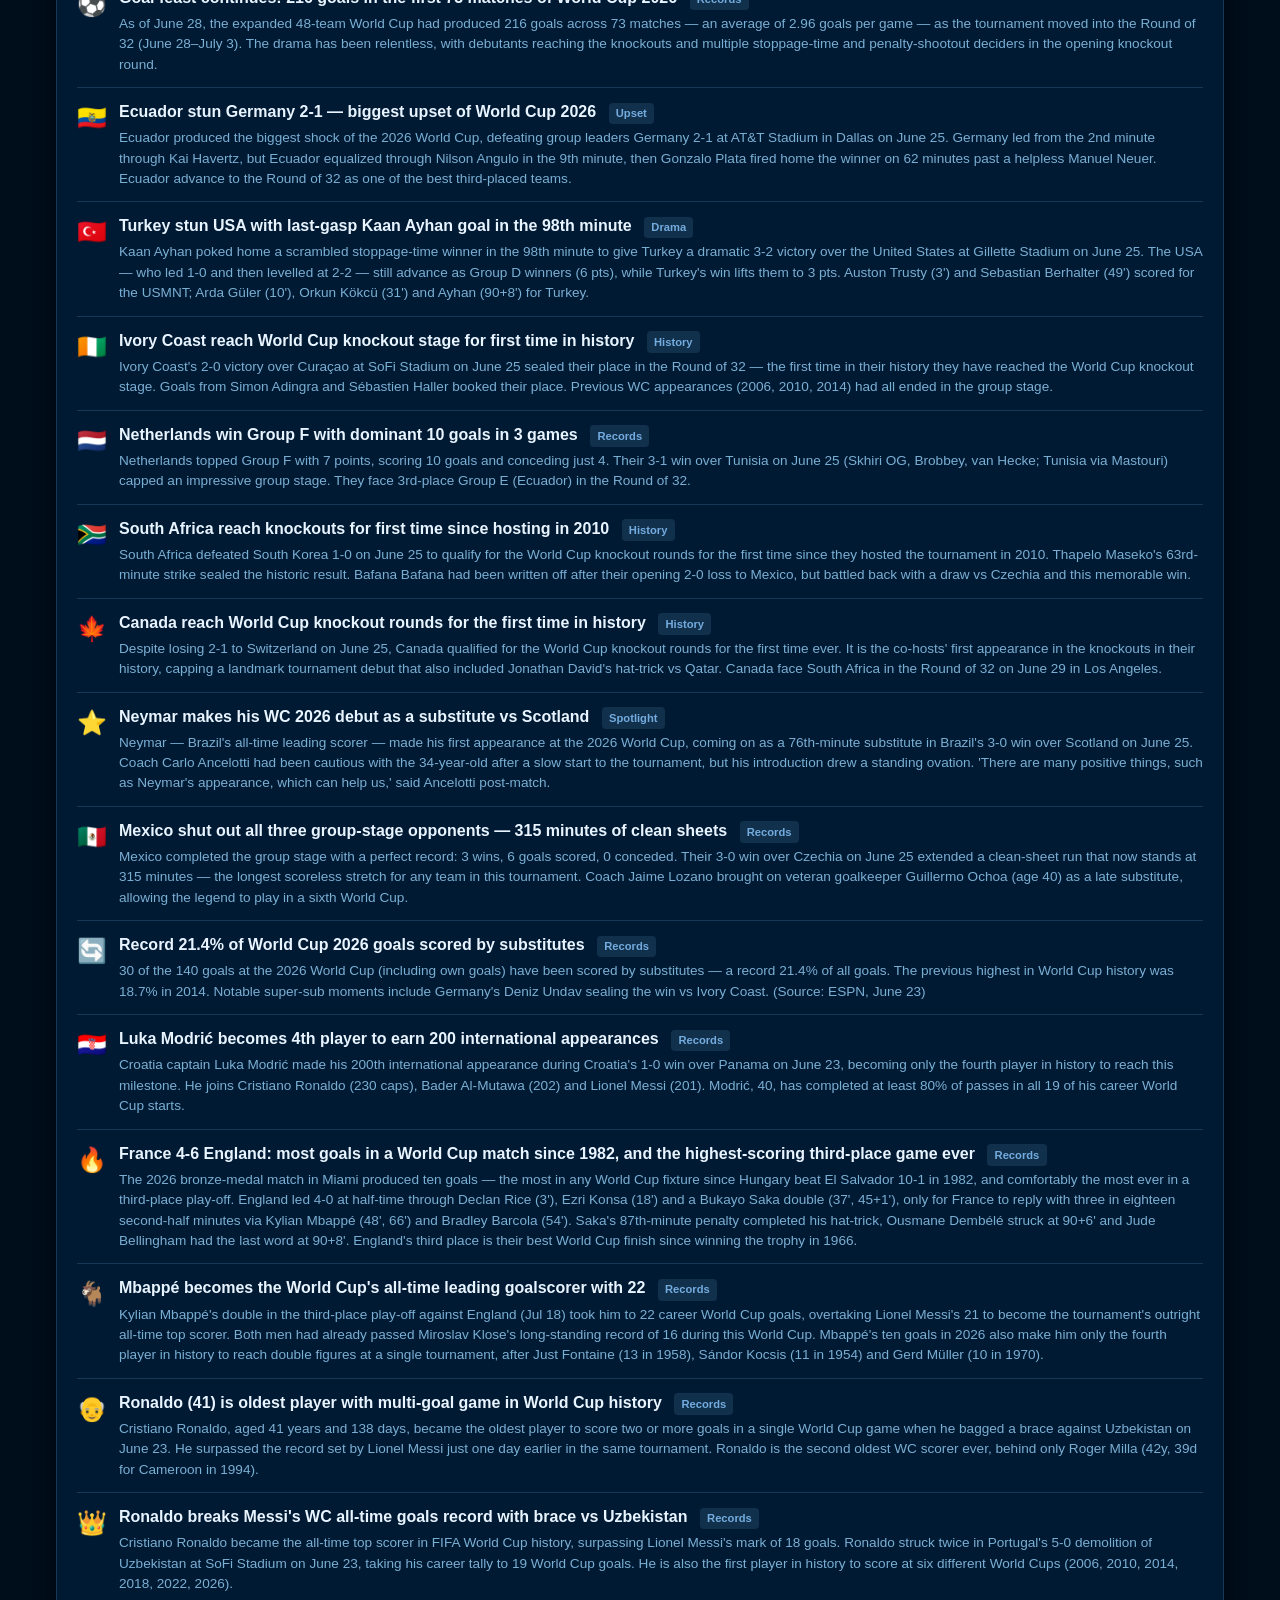
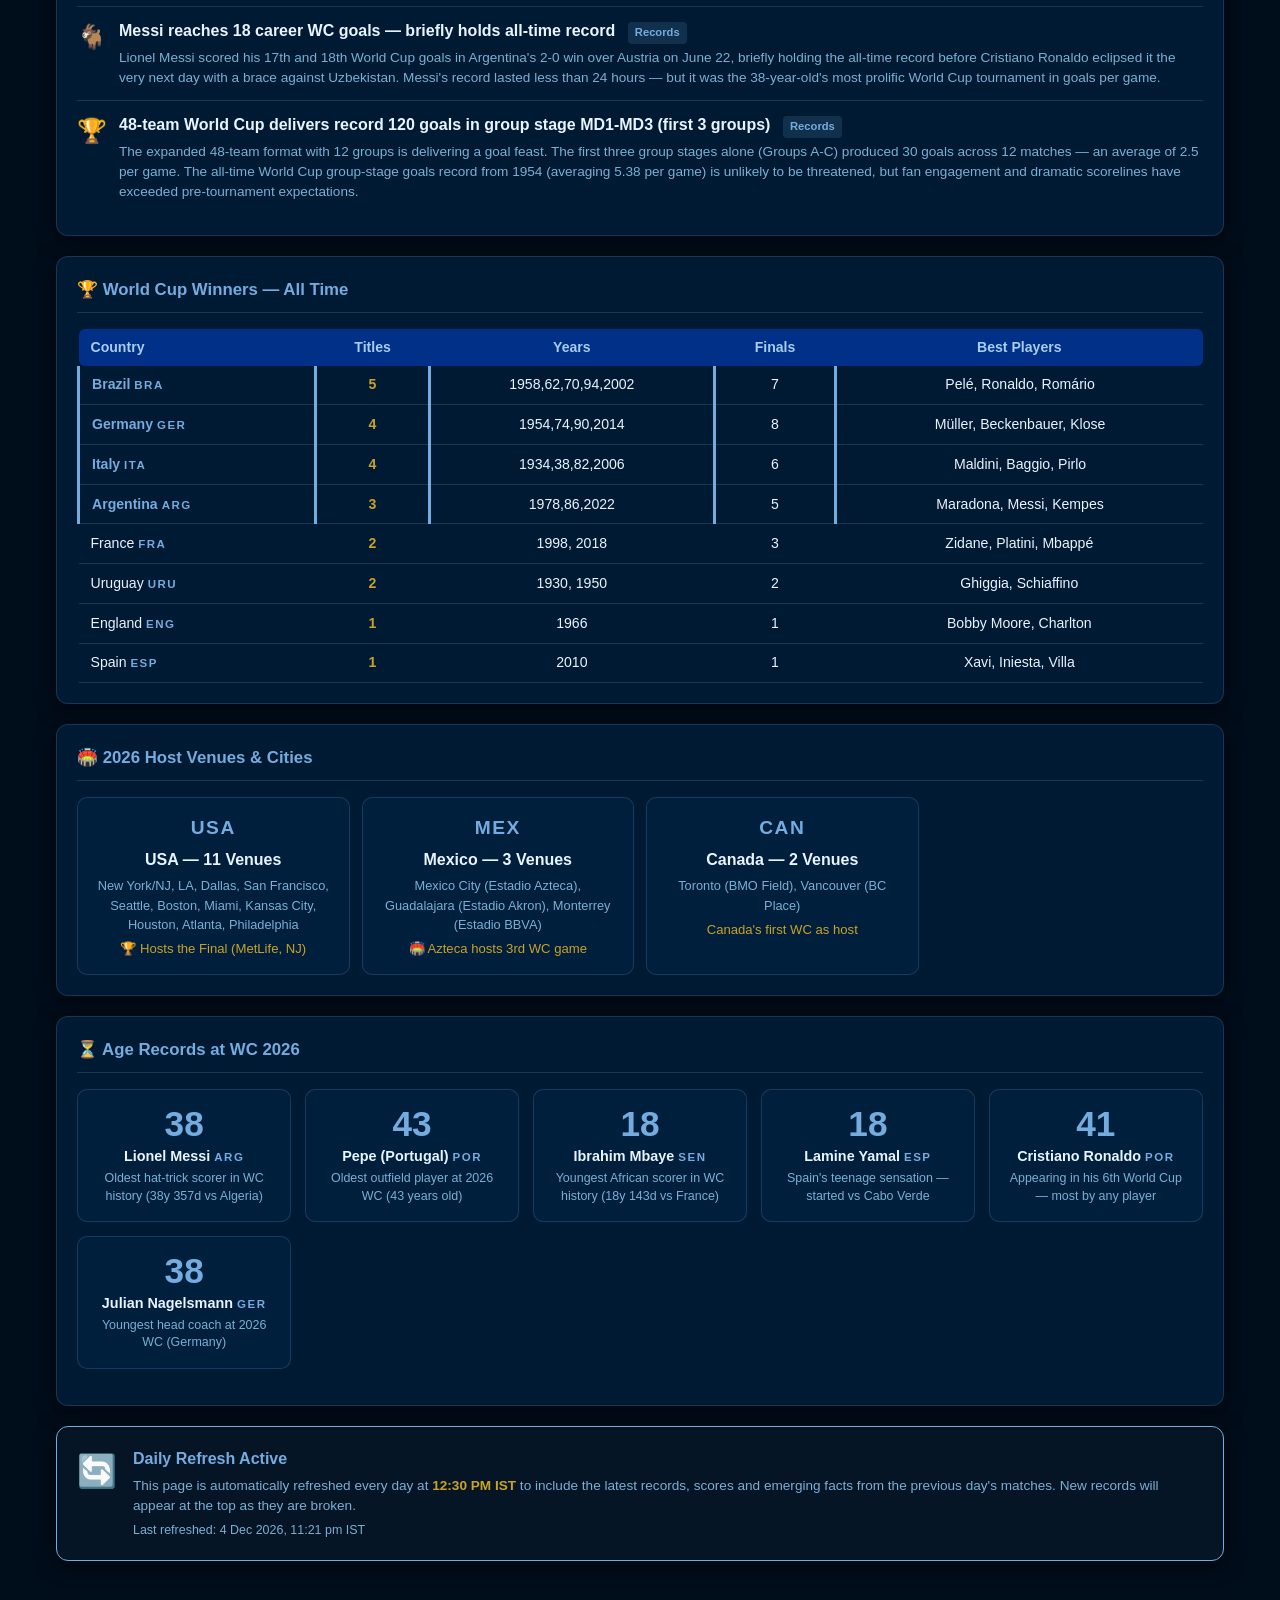
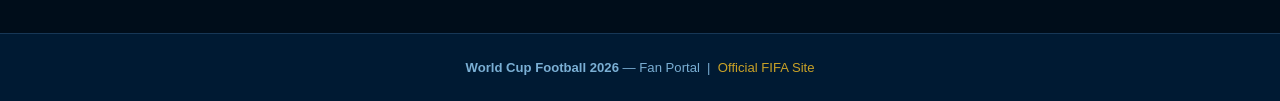
<file: facts.html>
<!DOCTYPE html>
<html lang="en">
<head>
<meta charset="UTF-8">
<meta name="viewport" content="width=device-width, initial-scale=1.0">
<title>Facts & Figures | WC Football 2026</title>
<link rel="stylesheet" href="css/style.css">
</head>
<body>

<nav class="navbar">
  <a class="navbar-brand" href="index.html">🏆 WC Football 2026</a>
  <ul class="nav-links">
    <li><a href="index.html">🏠 Home</a></li>
    <li><a href="groups.html">📊 Groups &amp; Schedules</a></li>
    <li><a href="teams.html">🌍 Teams</a></li>
    <li><a href="argentina.html">Argentina</a></li>
    <li><a href="facts.html" class="active">⭐ Facts</a></li>
  </ul>
</nav>

<div class="page-hero">
  <div class="container">
    <h1>⭐ Facts, Records & Figures</h1>
    <p>Updated daily · Breaking records from the biggest World Cup in history · Last updated: <span id="facts-update"></span></p>
  </div>
</div>

<div class="container">

  <!-- BREAKING TODAY -->
  <div class="card" style="border-color:var(--gold);">
    <div class="card-title">🔥 Breaking Records — 2026 Edition</div>
    <div style="display:grid;grid-template-columns:repeat(auto-fill,minmax(200px,1fr));gap:1rem;" id="top-records"></div>
  </div>

  <!-- TOURNAMENT MILESTONES -->
  <div class="card">
    <div class="card-title">📊 Tournament Milestones</div>
    <div class="grid-4" id="milestone-stats"></div>
  </div>

  <!-- ALL FACTS -->
  <div class="card">
    <div class="card-title">📖 All Facts & Records</div>
    <div class="tabs" id="fact-tabs">
      <button class="tab-btn active" onclick="filterFacts('All',this)">🌐 All</button>
      <button class="tab-btn" onclick="filterFacts('Goals',this)">⚽ Goals</button>
      <button class="tab-btn" onclick="filterFacts('Records',this)">👑 Records</button>
      <button class="tab-btn" onclick="filterFacts('History',this)">📜 History</button>
      <button class="tab-btn" onclick="filterFacts('Tournament',this)">🏆 Tournament</button>
      <button class="tab-btn" onclick="filterFacts('Argentina',this)">Argentina</button>
    </div>
    <div id="facts-list"></div>
  </div>

  <!-- WORLD CUP HISTORY TABLE -->
  <div class="card">
    <div class="card-title">🏆 World Cup Winners — All Time</div>
    <table class="standings-table" style="font-size:.88rem;">
      <thead><tr>
        <th style="text-align:left;">Country</th>
        <th>Titles</th>
        <th>Years</th>
        <th>Finals</th>
        <th>Best Players</th>
      </tr></thead>
      <tbody>
        <tr class="qualified"><td>Brazil <span class="team-code">BRA</span></td><td style="font-weight:700;color:var(--gold);">5</td><td>1958,62,70,94,2002</td><td>7</td><td>Pelé, Ronaldo, Romário</td></tr>
        <tr class="qualified"><td>Germany <span class="team-code">GER</span></td><td style="font-weight:700;color:var(--gold);">4</td><td>1954,74,90,2014</td><td>8</td><td>Müller, Beckenbauer, Klose</td></tr>
        <tr class="qualified"><td>Italy <span class="team-code">ITA</span></td><td style="font-weight:700;color:var(--gold);">4</td><td>1934,38,82,2006</td><td>6</td><td>Maldini, Baggio, Pirlo</td></tr>
        <tr class="qualified"><td>Argentina <span class="team-code">ARG</span></td><td style="font-weight:700;color:var(--gold);">3</td><td>1978,86,2022</td><td>5</td><td>Maradona, Messi, Kempes</td></tr>
        <tr><td>France <span class="team-code">FRA</span></td><td style="font-weight:700;color:var(--gold);">2</td><td>1998, 2018</td><td>3</td><td>Zidane, Platini, Mbappé</td></tr>
        <tr><td>Uruguay <span class="team-code">URU</span></td><td style="font-weight:700;color:var(--gold);">2</td><td>1930, 1950</td><td>2</td><td>Ghiggia, Schiaffino</td></tr>
        <tr><td>England <span class="team-code">ENG</span></td><td style="font-weight:700;color:var(--gold);">1</td><td>1966</td><td>1</td><td>Bobby Moore, Charlton</td></tr>
        <tr><td>Spain <span class="team-code">ESP</span></td><td style="font-weight:700;color:var(--gold);">1</td><td>2010</td><td>1</td><td>Xavi, Iniesta, Villa</td></tr>
      </tbody>
    </table>
  </div>

  <!-- HOST NATION INFO -->
  <div class="card">
    <div class="card-title">🏟️ 2026 Host Venues & Cities</div>
    <div style="display:grid;grid-template-columns:repeat(auto-fill,minmax(250px,1fr));gap:.75rem;">
      <div class="stat-card">
        <div class="team-code" style="font-size:1.2rem;">USA</div>
        <div style="font-weight:700;margin:.3rem 0;">USA — 11 Venues</div>
        <div style="font-size:.8rem;color:var(--text-muted);">New York/NJ, LA, Dallas, San Francisco, Seattle, Boston, Miami, Kansas City, Houston, Atlanta, Philadelphia</div>
        <div style="color:var(--gold);font-size:.82rem;margin-top:.3rem;">🏆 Hosts the Final (MetLife, NJ)</div>
      </div>
      <div class="stat-card">
        <div class="team-code" style="font-size:1.2rem;">MEX</div>
        <div style="font-weight:700;margin:.3rem 0;">Mexico — 3 Venues</div>
        <div style="font-size:.8rem;color:var(--text-muted);">Mexico City (Estadio Azteca), Guadalajara (Estadio Akron), Monterrey (Estadio BBVA)</div>
        <div style="color:var(--gold);font-size:.82rem;margin-top:.3rem;">🏟️ Azteca hosts 3rd WC game</div>
      </div>
      <div class="stat-card">
        <div class="team-code" style="font-size:1.2rem;">CAN</div>
        <div style="font-weight:700;margin:.3rem 0;">Canada — 2 Venues</div>
        <div style="font-size:.8rem;color:var(--text-muted);">Toronto (BMO Field), Vancouver (BC Place)</div>
        <div style="color:var(--gold);font-size:.82rem;margin-top:.3rem;">Canada's first WC as host</div>
      </div>
    </div>
  </div>

  <!-- AGE RECORDS -->
  <div class="card">
    <div class="card-title">⏳ Age Records at WC 2026</div>
    <div class="grid-3" style="margin-bottom:1rem;">
      <div class="stat-card">
        <div class="stat-number">38</div>
        <div class="stat-player">Lionel Messi <span class="team-code">ARG</span></div>
        <div class="stat-label">Oldest hat-trick scorer in WC history (38y 357d vs Algeria)</div>
      </div>
      <div class="stat-card">
        <div class="stat-number">43</div>
        <div class="stat-player">Pepe (Portugal) <span class="team-code">POR</span></div>
        <div class="stat-label">Oldest outfield player at 2026 WC (43 years old)</div>
      </div>
      <div class="stat-card">
        <div class="stat-number">18</div>
        <div class="stat-player">Ibrahim Mbaye <span class="team-code">SEN</span></div>
        <div class="stat-label">Youngest African scorer in WC history (18y 143d vs France)</div>
      </div>
      <div class="stat-card">
        <div class="stat-number">18</div>
        <div class="stat-player">Lamine Yamal <span class="team-code">ESP</span></div>
        <div class="stat-label">Spain's teenage sensation — started vs Cabo Verde</div>
      </div>
      <div class="stat-card">
        <div class="stat-number">41</div>
        <div class="stat-player">Cristiano Ronaldo <span class="team-code">POR</span></div>
        <div class="stat-label">Appearing in his 6th World Cup — most by any player</div>
      </div>
      <div class="stat-card">
        <div class="stat-number">38</div>
        <div class="stat-player">Julian Nagelsmann <span class="team-code">GER</span></div>
        <div class="stat-label">Youngest head coach at 2026 WC (Germany)</div>
      </div>
    </div>
  </div>

  <!-- DAILY UPDATE NOTICE -->
  <div class="card" style="border-color:var(--accent);background:rgba(116,172,223,.05);">
    <div style="display:flex;gap:1rem;align-items:flex-start;">
      <div style="font-size:2rem;">🔄</div>
      <div>
        <div style="font-weight:700;color:var(--accent);margin-bottom:.3rem;">Daily Refresh Active</div>
        <div style="font-size:.85rem;color:var(--text-muted);">This page is automatically refreshed every day at <strong style="color:var(--gold);">12:30 PM IST</strong> to include the latest records, scores and emerging facts from the previous day's matches. New records will appear at the top as they are broken.</div>
        <div style="font-size:.78rem;color:var(--text-muted);margin-top:.3rem;">Last refreshed: <span id="refresh-time"></span></div>
      </div>
    </div>
  </div>

</div>

<footer>
  <strong>World Cup Football 2026</strong> — Fan Portal &nbsp;|&nbsp;
  <a href="https://www.fifa.com" target="_blank" style="color:var(--gold);">Official FIFA Site</a>
</footer>

<script src="js/data.js?v=202607191945"></script>
<script>
const now = new Date();
document.getElementById('facts-update').textContent = WC2026.lastUpdated;
document.getElementById('refresh-time').textContent =
  now.toLocaleString('en-IN',{timeZone:'Asia/Kolkata',dateStyle:'medium',timeStyle:'short'}) + ' IST';

// TOP RECORDS
const topFacts = WC2026.facts.slice(0,4);
const topDiv = document.getElementById('top-records');
topFacts.forEach(f=>{
  topDiv.innerHTML += `
  <div class="stat-card" style="text-align:left;">
    <div style="font-size:2rem;margin-bottom:.5rem;">${f.icon}</div>
    <div style="font-weight:700;color:var(--gold);margin-bottom:.35rem;font-size:.9rem;">${f.title}</div>
    <div style="font-size:.8rem;color:var(--text-muted);line-height:1.5;">${f.detail}</div>
    <div class="badge badge-group" style="margin-top:.5rem;">${f.category}</div>
  </div>`;
});

// MILESTONE STATS
const milestones = [
  {num:'104',label:'Total Matches'},
  {num:'48', label:'Nations Competing'},
  {num:'12', label:'Groups (A–L)'},
  {num:'3',  label:'Host Countries'},
  {num:'16', label:'Stadiums'},
  {num:'39', label:'Days of Football'},
  {num:'80K',label:'MetLife Stadium Capacity'},
  {num:'5.5B',label:'Expected Global Viewers'}
];
const milDiv = document.getElementById('milestone-stats');
milestones.forEach(m=>{
  milDiv.innerHTML += `<div class="stat-card"><div class="stat-number" style="font-size:1.8rem;">${m.num}</div><div class="stat-label">${m.label}</div></div>`;
});

// FACTS LIST
let activeCat = 'All';
function filterFacts(cat, btn) {
  activeCat = cat;
  document.querySelectorAll('#fact-tabs .tab-btn').forEach(b=>b.classList.remove('active'));
  if(btn) btn.classList.add('active');
  const list = document.getElementById('facts-list');
  const filtered = cat==='All' ? WC2026.facts : WC2026.facts.filter(f=>f.category===cat);
  list.innerHTML = '';
  filtered.forEach(f=>{
    list.innerHTML += `
    <div class="record-item">
      <div class="record-icon">${f.icon}</div>
      <div>
        <div style="margin-bottom:.25rem;">
          <strong>${f.title}</strong>
          <span class="badge badge-group" style="margin-left:.5rem;">${f.category}</span>
        </div>
        <div style="font-size:.85rem;color:var(--text-muted);">${f.detail}</div>
      </div>
    </div>`;
  });
  if(!filtered.length) list.innerHTML = '<p style="color:var(--text-muted);padding:1rem;">No facts in this category yet.</p>';
}
filterFacts('All');
</script>
</body>
</html>
</file>
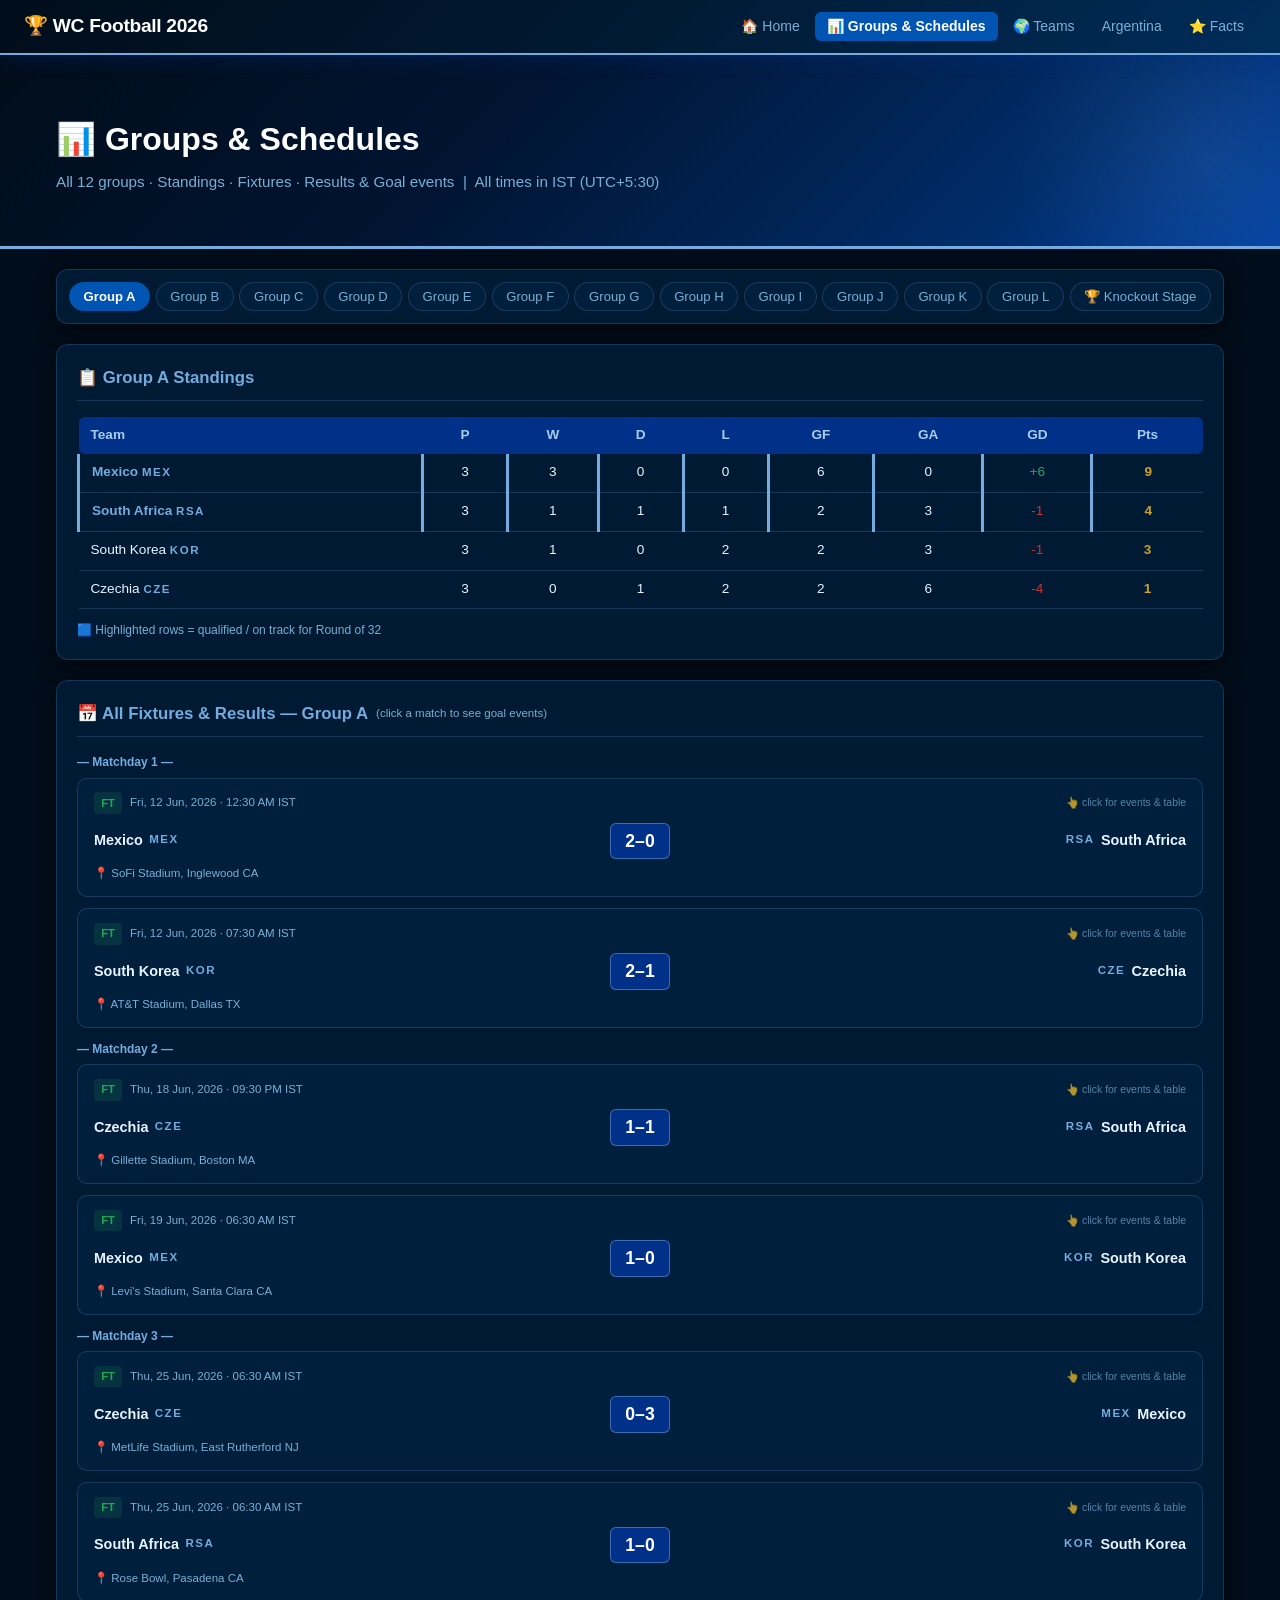
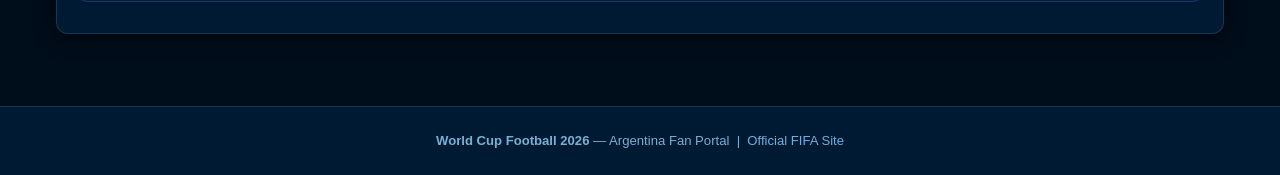
<file: groups.html>
<!DOCTYPE html>
<html lang="en">
<head>
<meta charset="UTF-8">
<meta name="viewport" content="width=device-width, initial-scale=1.0">
<title>Groups &amp; Schedules | WC Football 2026</title>
<link rel="stylesheet" href="css/style.css">
</head>
<body>

<nav class="navbar">
  <a class="navbar-brand" href="index.html">🏆 WC Football 2026</a>
  <ul class="nav-links">
    <li><a href="index.html">🏠 Home</a></li>
    <li><a href="groups.html" class="active">📊 Groups &amp; Schedules</a></li>
    <li><a href="teams.html">🌍 Teams</a></li>
    <li><a href="argentina.html">Argentina</a></li>
    <li><a href="facts.html">⭐ Facts</a></li>
  </ul>
</nav>

<div class="page-hero">
  <div class="container">
    <h1>📊 Groups &amp; Schedules</h1>
    <p>All 12 groups · Standings · Fixtures · Results &amp; Goal events &nbsp;|&nbsp; All times in IST (UTC+5:30)</p>
  </div>
</div>

<div class="container">

  <!-- GROUP TABS -->
  <div class="card" style="padding:.75rem;">
    <div class="tabs" id="group-tabs" style="margin-bottom:0;"></div>
  </div>

  <!-- GROUP CONTENT -->
  <div id="group-content"></div>

</div>

<footer>
  <strong>World Cup Football 2026</strong> — Argentina Fan Portal &nbsp;|&nbsp;
  <a href="https://www.fifa.com" target="_blank">Official FIFA Site</a>
</footer>

<script src="js/data.js?v=202607191945"></script>
<script>
const IST_TZ = 'Asia/Kolkata';
function fmtIST(u){ return new Date(u+'Z').toLocaleTimeString('en-IN',{hour:'2-digit',minute:'2-digit',hour12:true,timeZone:IST_TZ}).toUpperCase()+' IST'; }
function fmtDateTime(u){ const d=new Date(u+'Z'); return d.toLocaleDateString('en-IN',{weekday:'short',day:'numeric',month:'short',year:'numeric',timeZone:IST_TZ})+' · '+d.toLocaleTimeString('en-IN',{hour:'2-digit',minute:'2-digit',hour12:true,timeZone:IST_TZ}).toUpperCase()+' IST'; }
function gc(id){ return WC2026.countries[id]||{name:id,flag:'🏳️'}; }
function sortTeams(ts){ return [...ts].sort((a,b)=>b.Pts-a.Pts||b.GD-a.GD||b.GF-a.GF); }

// Build group tabs, followed by a Knockout Stage tab
const tabs = document.getElementById('group-tabs');
const groups = Object.keys(WC2026.groups);
groups.forEach((g,i)=>{
  const btn = document.createElement('button');
  btn.className = 'tab-btn'+(i===0?' active':'');
  btn.textContent = 'Group '+g;
  btn.onclick=()=>showGroup(g,btn);
  tabs.appendChild(btn);
});
const koBtn = document.createElement('button');
koBtn.className = 'tab-btn';
koBtn.textContent = '🏆 Knockout Stage';
koBtn.onclick = ()=>showKnockoutStage(koBtn);
tabs.appendChild(koBtn);

showGroup('A', tabs.querySelector('.tab-btn'));

// ── KNOCKOUT STAGE ──────────────────────────────────────────────────
const IST_TZ2 = IST_TZ;
function fmtDateTimeKO(u){ return fmtDateTime(u); }

const KO_ROUNDS = [
  { key:'r32',        label:'Round of 32' },
  { key:'r16',        label:'Round of 16' },
  { key:'qf',         label:'Quarter-Finals' },
  { key:'sf',         label:'Semi-Finals' },
  { key:'thirdPlace', label:'Match for Third Place' },
  { key:'final',      label:'Final' }
];

function showKnockoutStage(btn) {
  document.querySelectorAll('#group-tabs .tab-btn').forEach(b=>b.classList.remove('active'));
  btn.classList.add('active');

  let html = `<div class="card" style="padding:.75rem;">
    <div class="tabs" id="knockout-subtabs" style="margin-bottom:0;"></div>
  </div>
  <div id="knockout-content"></div>`;
  document.getElementById('group-content').innerHTML = html;

  const subtabs = document.getElementById('knockout-subtabs');
  KO_ROUNDS.forEach((r,i)=>{
    const b = document.createElement('button');
    b.className = 'tab-btn'+(i===0?' active':'');
    b.textContent = r.label;
    b.onclick = ()=>showKnockoutRound(r.key, r.label, b);
    subtabs.appendChild(b);
  });
  showKnockoutRound(KO_ROUNDS[0].key, KO_ROUNDS[0].label, subtabs.querySelector('.tab-btn'));
}

function showKnockoutRound(roundKey, roundLabel, btn) {
  document.querySelectorAll('#knockout-subtabs .tab-btn').forEach(b=>b.classList.remove('active'));
  btn.classList.add('active');

  const matches = ((WC2026.knockout||{})[roundKey] || []).slice().sort((a,b)=>new Date(a.utc)-new Date(b.utc));
  let html = `<div class="card"><div class="card-title">🏆 ${roundLabel}
    <span style="font-size:.72rem;font-weight:400;color:var(--text-muted);">(click a match to see goal events)</span></div>`;

  if (!matches.length) {
    html += `<p style="color:var(--text-muted);font-size:.85rem;">No fixtures available for this round yet.</p>`;
  } else {
    matches.forEach(f=>{ html += buildKnockoutCard(f); });
  }
  html += '</div>';
  document.getElementById('knockout-content').innerHTML = html;
}

function buildKnockoutCard(f) {
  const hc = f.home ? gc(f.home) : null;
  const ac = f.away ? gc(f.away) : null;
  const homeLabel = hc ? `${hc.name} <span class="team-code">${f.home}</span>` : `<span style="color:var(--text-muted);font-style:italic;">${f.homeSrc||'TBD'}</span>`;
  const awayLabel = ac ? `<span class="team-code">${f.away}</span> ${ac.name}` : `<span style="color:var(--text-muted);font-style:italic;">${f.awaySrc||'TBD'}</span>`;

  const scorePart = f.status==='FT'
    ? `<div class="match-score">${f.score.h}–${f.score.a}</div>`
    : `<div class="match-score upcoming">${fmtIST(f.utc)}</div>`;
  const badge = f.status==='FT'
    ? `<span class="badge badge-done">FT</span>`
    : `<span class="badge badge-upcoming">Upcoming</span>`;

  let detail = '<div style="padding-top:.6rem;">';
  if (f.status==='FT') {
    if (f.events && f.events.length > 0) {
      detail += '<div style="font-size:.72rem;font-weight:700;color:var(--accent);margin-bottom:.35rem;">⚽ Goal Events</div>';
      f.events.forEach(e=>{
        detail += `<div class="goal-event"><span class="goal-minute">${e.min}'</span><span class="team-code">${e.team}</span><span>${e.player}</span></div>`;
      });
    } else {
      detail += '<p style="font-size:.8rem;color:var(--text-muted);">No goal events recorded.</p>';
    }
  } else {
    detail += `<p style="font-size:.82rem;color:var(--text-muted);">Match not yet played · ${fmtDateTimeKO(f.utc)}</p>`;
  }
  detail += '</div>';

  return `<div class="match-card" onclick="this.querySelector('.match-detail-panel').classList.toggle('open')">
    <div class="match-header">
      ${badge}
      <span>${fmtDateTimeKO(f.utc)}</span>
      <span class="click-hint">👆 click for events</span>
    </div>
    <div class="match-teams">
      <div class="match-team">${homeLabel}</div>
      ${scorePart}
      <div class="match-team right">${awayLabel}</div>
    </div>
    ${f.note ? `<div style="font-size:.72rem;color:var(--accent);margin-top:.2rem;">${f.note}</div>` : ''}
    <div class="match-venue">📍 ${f.venue}</div>
    <div class="match-detail-panel">${detail}</div>
  </div>`;
}

function showGroup(gKey, btn) {
  document.querySelectorAll('#group-tabs .tab-btn').forEach(b=>b.classList.remove('active'));
  btn.classList.add('active');
  const grp = WC2026.groups[gKey];
  const sorted = sortTeams(grp.teams);
  const fixtures = WC2026.fixtures.filter(f=>f.group===gKey).sort((a,b)=>new Date(a.utc)-new Date(b.utc));

  // Standings table
  let standings = `<div class="card">
    <div class="card-title">📋 ${grp.name} Standings</div>
    <table class="standings-table">
      <thead><tr>
        <th style="text-align:left;">Team</th>
        <th>P</th><th>W</th><th>D</th><th>L</th>
        <th>GF</th><th>GA</th><th>GD</th><th>Pts</th>
      </tr></thead><tbody>`;
  sorted.forEach((t,i)=>{
    const c=gc(t.id);
    const gdCls = t.GD>0?'gd-pos':t.GD<0?'gd-neg':'';
    standings += `<tr class="${i<2?'qualified':''}">
      <td>${c.name} <span class="team-code">${t.id}</span></td>
      <td>${t.P}</td><td>${t.W}</td><td>${t.D}</td><td>${t.L}</td>
      <td>${t.GF}</td><td>${t.GA}</td>
      <td class="${gdCls}">${t.GD>=0?'+':''}${t.GD}</td>
      <td class="pts">${t.Pts}</td>
    </tr>`;
  });
  standings += `</tbody></table>
    <div style="font-size:.75rem;color:var(--text-muted);margin-top:.75rem;">
      🟦 Highlighted rows = qualified / on track for Round of 32
    </div>
  </div>`;

  // Group fixtures with clickable detail
  let fixtureHtml = `<div class="card"><div class="card-title">📅 All Fixtures &amp; Results — Group ${gKey} <span style="font-size:.72rem;font-weight:400;color:var(--text-muted);">(click a match to see goal events)</span></div>`;

  // Group by matchday label
  const md = {};
  fixtures.forEach(f=>{
    const mdIdx = grp.teams[0] ? Math.ceil((WC2026.fixtures.filter(x=>x.group===gKey&&new Date(x.utc)<=new Date(f.utc)).length) / 2) : 1;
    if(!md[mdIdx]) md[mdIdx]=[];
    md[mdIdx].push(f);
  });

  let mdNum = 1;
  const fixturesByMd = {};
  fixtures.forEach(f=>{
    // group by pairs of matches (2 per matchday)
    const key = Math.ceil((fixtures.indexOf(f)+1)/2);
    if(!fixturesByMd[key]) fixturesByMd[key]=[];
    fixturesByMd[key].push(f);
  });

  Object.keys(fixturesByMd).forEach(mdKey=>{
    fixtureHtml += `<div style="font-size:.75rem;font-weight:700;color:var(--accent);margin:.75rem 0 .4rem;">— Matchday ${mdKey} —</div>`;
    fixturesByMd[mdKey].forEach(f=>{
      fixtureHtml += buildFixtureCard(f, gKey);
    });
  });

  fixtureHtml += '</div>';

  document.getElementById('group-content').innerHTML = standings + fixtureHtml;
}

function buildFixtureCard(f, gKey) {
  const hc=gc(f.home), ac=gc(f.away);
  const scorePart = f.status==='FT'
    ? `<div class="match-score">${f.score.h}–${f.score.a}</div>`
    : `<div class="match-score upcoming">${fmtIST(f.utc)}</div>`;
  const badge = f.status==='FT'
    ? `<span class="badge badge-done">FT</span>`
    : `<span class="badge badge-upcoming">Upcoming</span>`;

  let detail = '';
  // Goal events
  if (f.status==='FT') {
    detail += '<div style="padding-top:.6rem;">';
    if (f.events && f.events.length > 0) {
      detail += '<div style="font-size:.72rem;font-weight:700;color:var(--accent);margin-bottom:.35rem;">⚽ Goal Events</div>';
      f.events.forEach(e=>{
        detail += `<div class="goal-event"><span class="goal-minute">${e.min}'</span><span class="team-code">${e.team}</span><span>${e.player}</span></div>`;
      });
    } else {
      detail += '<p style="font-size:.8rem;color:var(--text-muted);">No goal events recorded.</p>';
    }
    detail += '</div>';
  } else {
    detail += `<div style="padding-top:.6rem;font-size:.82rem;color:var(--text-muted);">Match not yet played · ${fmtDateTime(f.utc)}</div>`;
  }

  // Mini standings
  const grp = WC2026.groups[gKey];
  const sorted = sortTeams(grp.teams);
  detail += `<div class="standings-mini" style="margin-top:.75rem;">
    <div class="standings-mini-title">Group ${gKey} Standings</div>
    <table><thead><tr><th style="text-align:left;">Team</th><th>P</th><th>W</th><th>D</th><th>L</th><th>GD</th><th>Pts</th></tr></thead><tbody>`;
  sorted.forEach((t,i)=>{
    const c=gc(t.id);
    detail+=`<tr class="${i<2?'q-row':''}"><td>${c.name} <span class="team-code">${t.id}</span></td><td>${t.P}</td><td>${t.W}</td><td>${t.D}</td><td>${t.L}</td><td>${t.GD>=0?'+':''}${t.GD}</td><td style="font-weight:700;color:var(--gold);">${t.Pts}</td></tr>`;
  });
  detail += `</tbody></table></div>`;

  return `<div class="match-card" onclick="this.querySelector('.match-detail-panel').classList.toggle('open')">
    <div class="match-header">
      ${badge}
      <span>${fmtDateTime(f.utc)}</span>
      <span class="click-hint">👆 click for events &amp; table</span>
    </div>
    <div class="match-teams">
      <div class="match-team">${hc.name} <span class="team-code">${f.home}</span></div>
      ${scorePart}
      <div class="match-team right"><span class="team-code">${f.away}</span> ${ac.name}</div>
    </div>
    <div class="match-venue">📍 ${f.venue}</div>
    <div class="match-detail-panel">${detail}</div>
  </div>`;
}
</script>
</body>
</html>
</file>
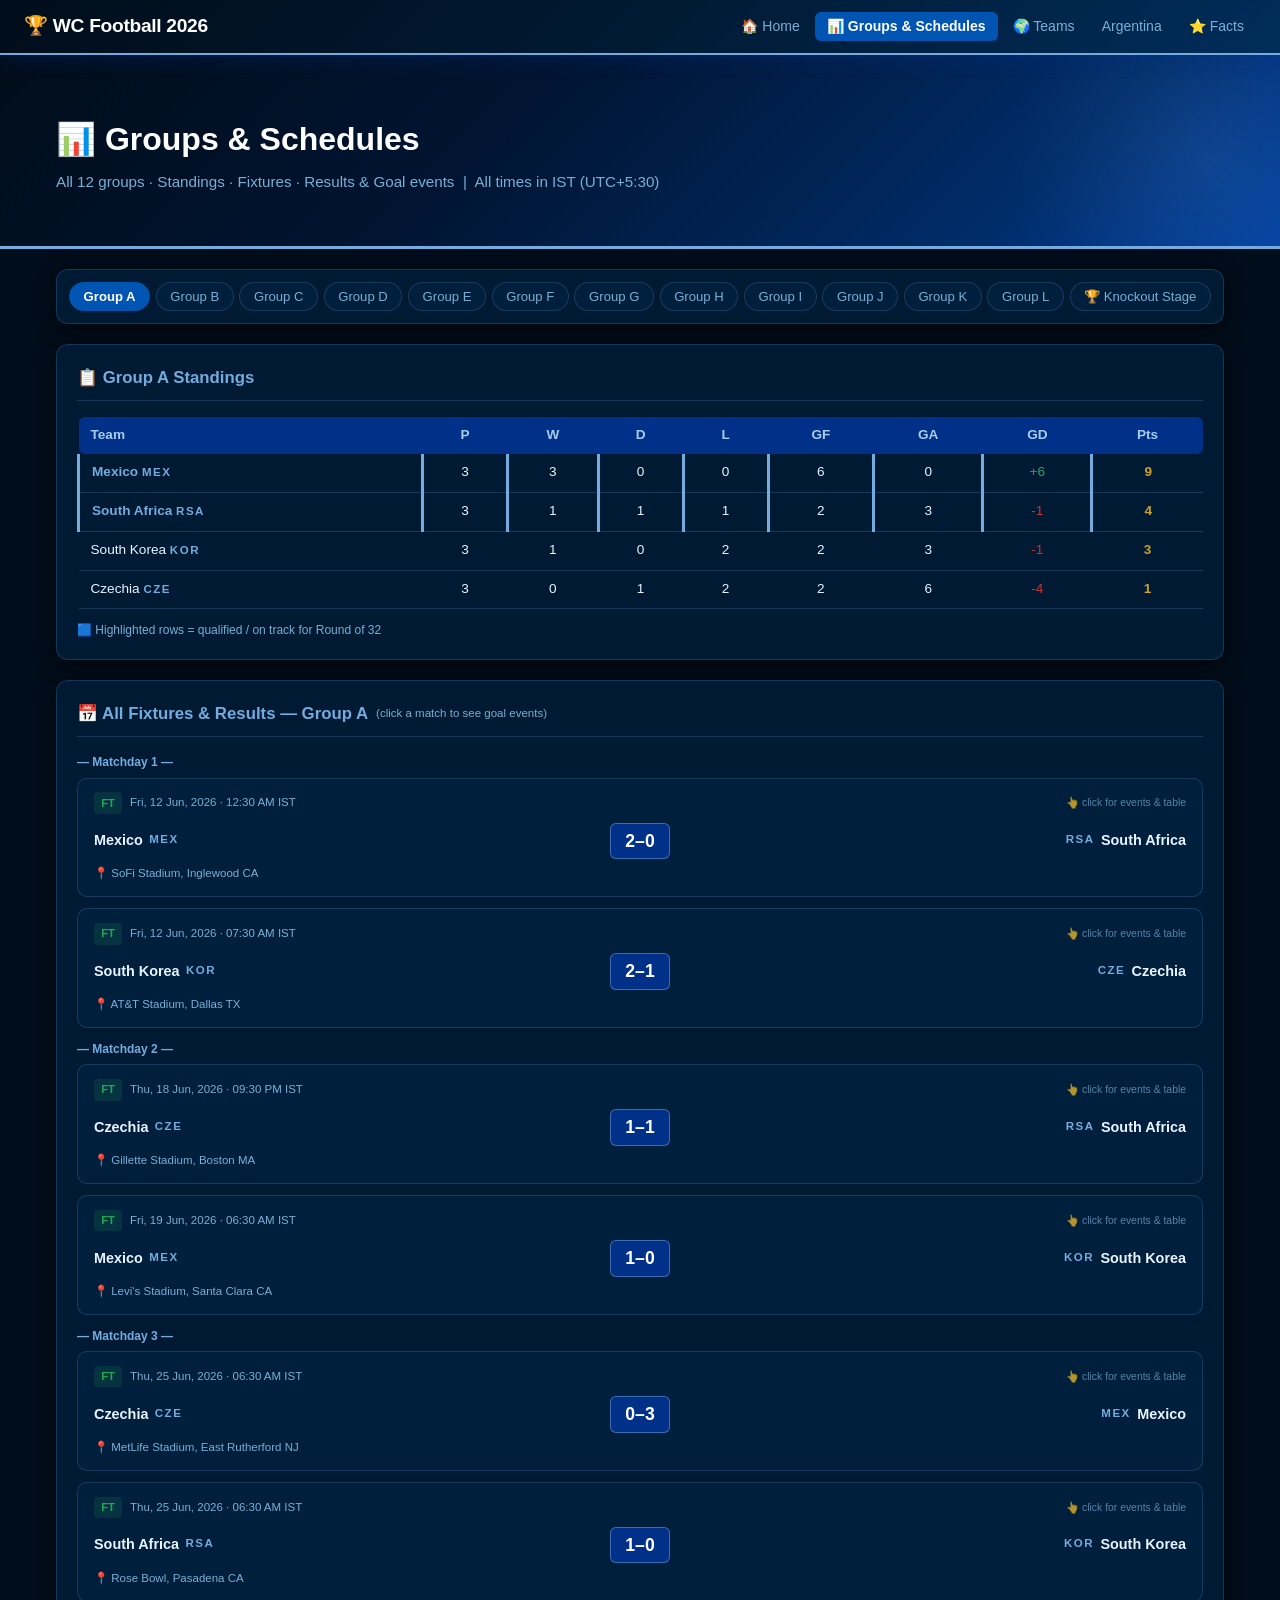
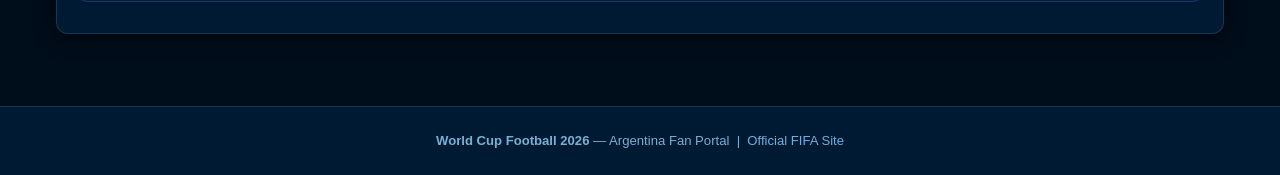
<file: schedule.html>
<!DOCTYPE html>
<html lang="en">
<head>
<meta charset="UTF-8">
<meta http-equiv="refresh" content="0; url=groups.html">
<title>Redirecting...</title>
</head>
<body>
<p>Redirecting to <a href="groups.html">Groups &amp; Schedules</a>...</p>
<script>window.location.href='groups.html';</script>
</body>
</html>
</file>
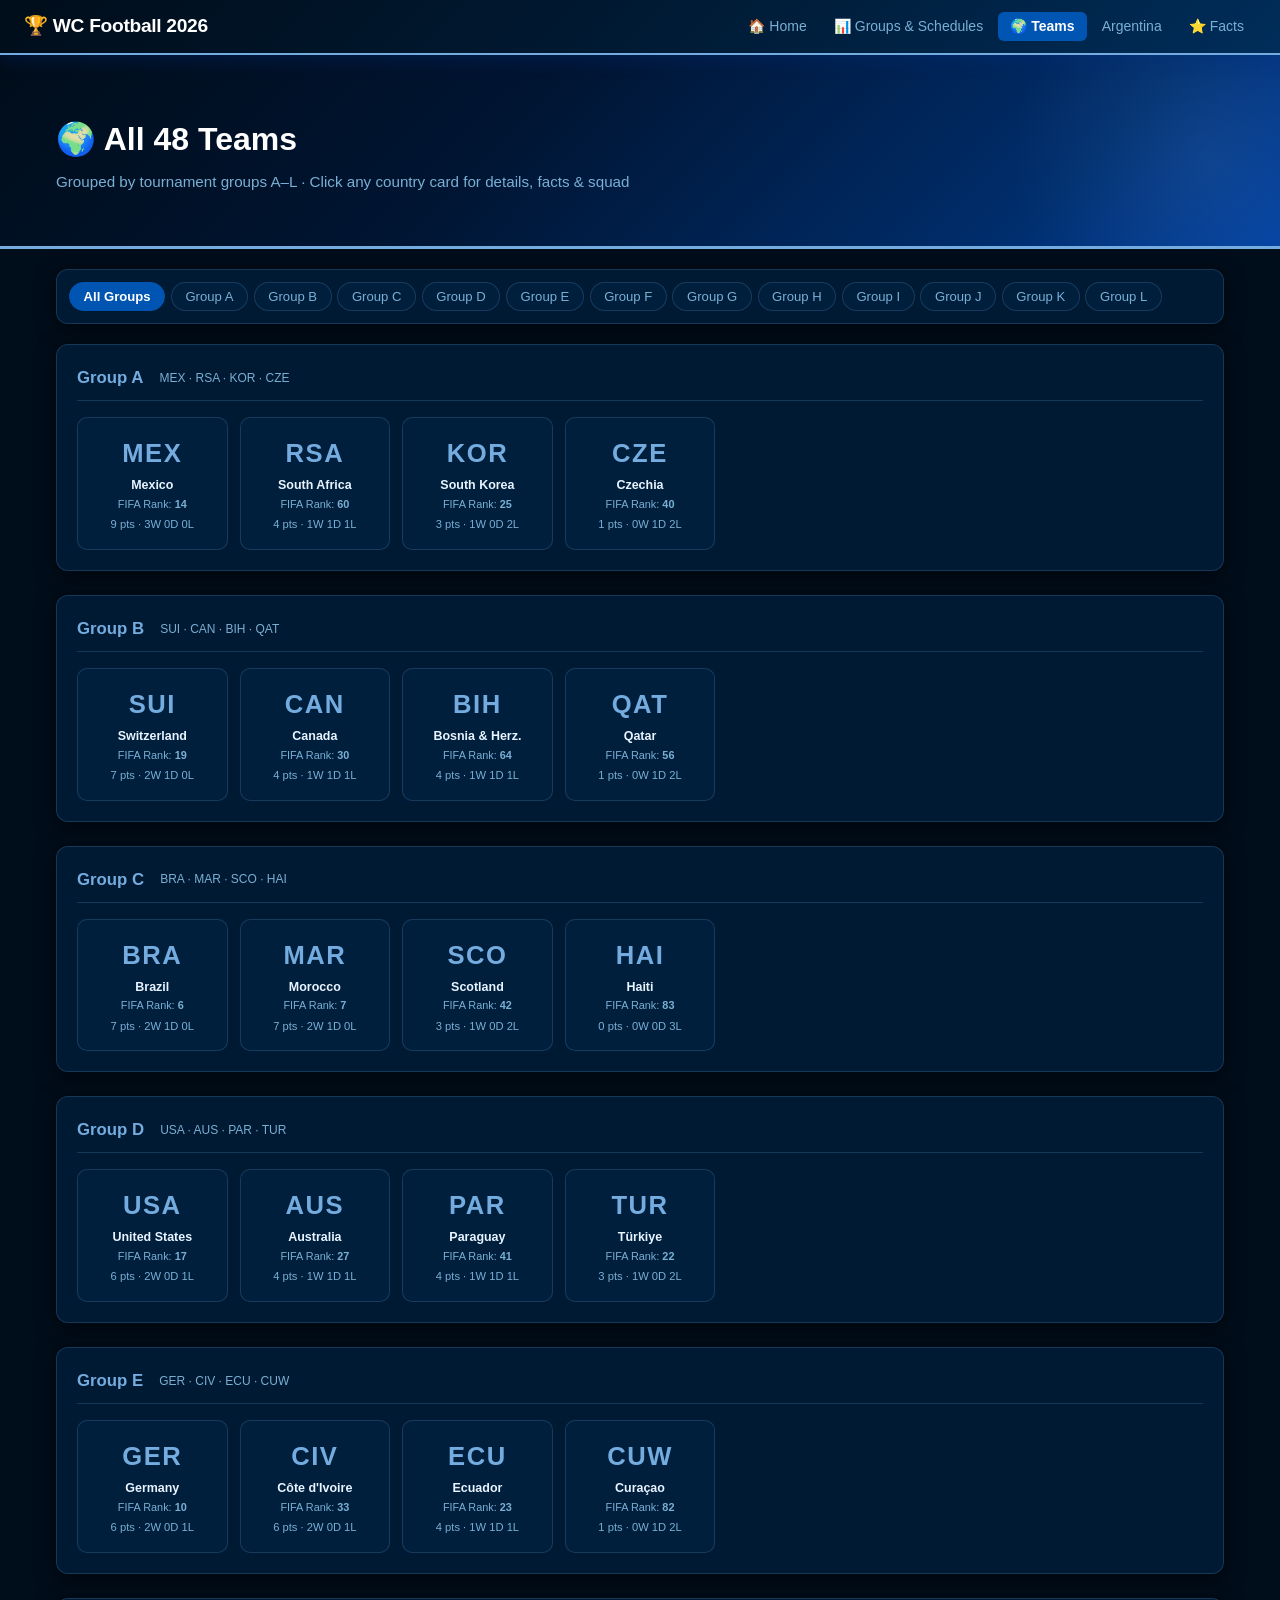
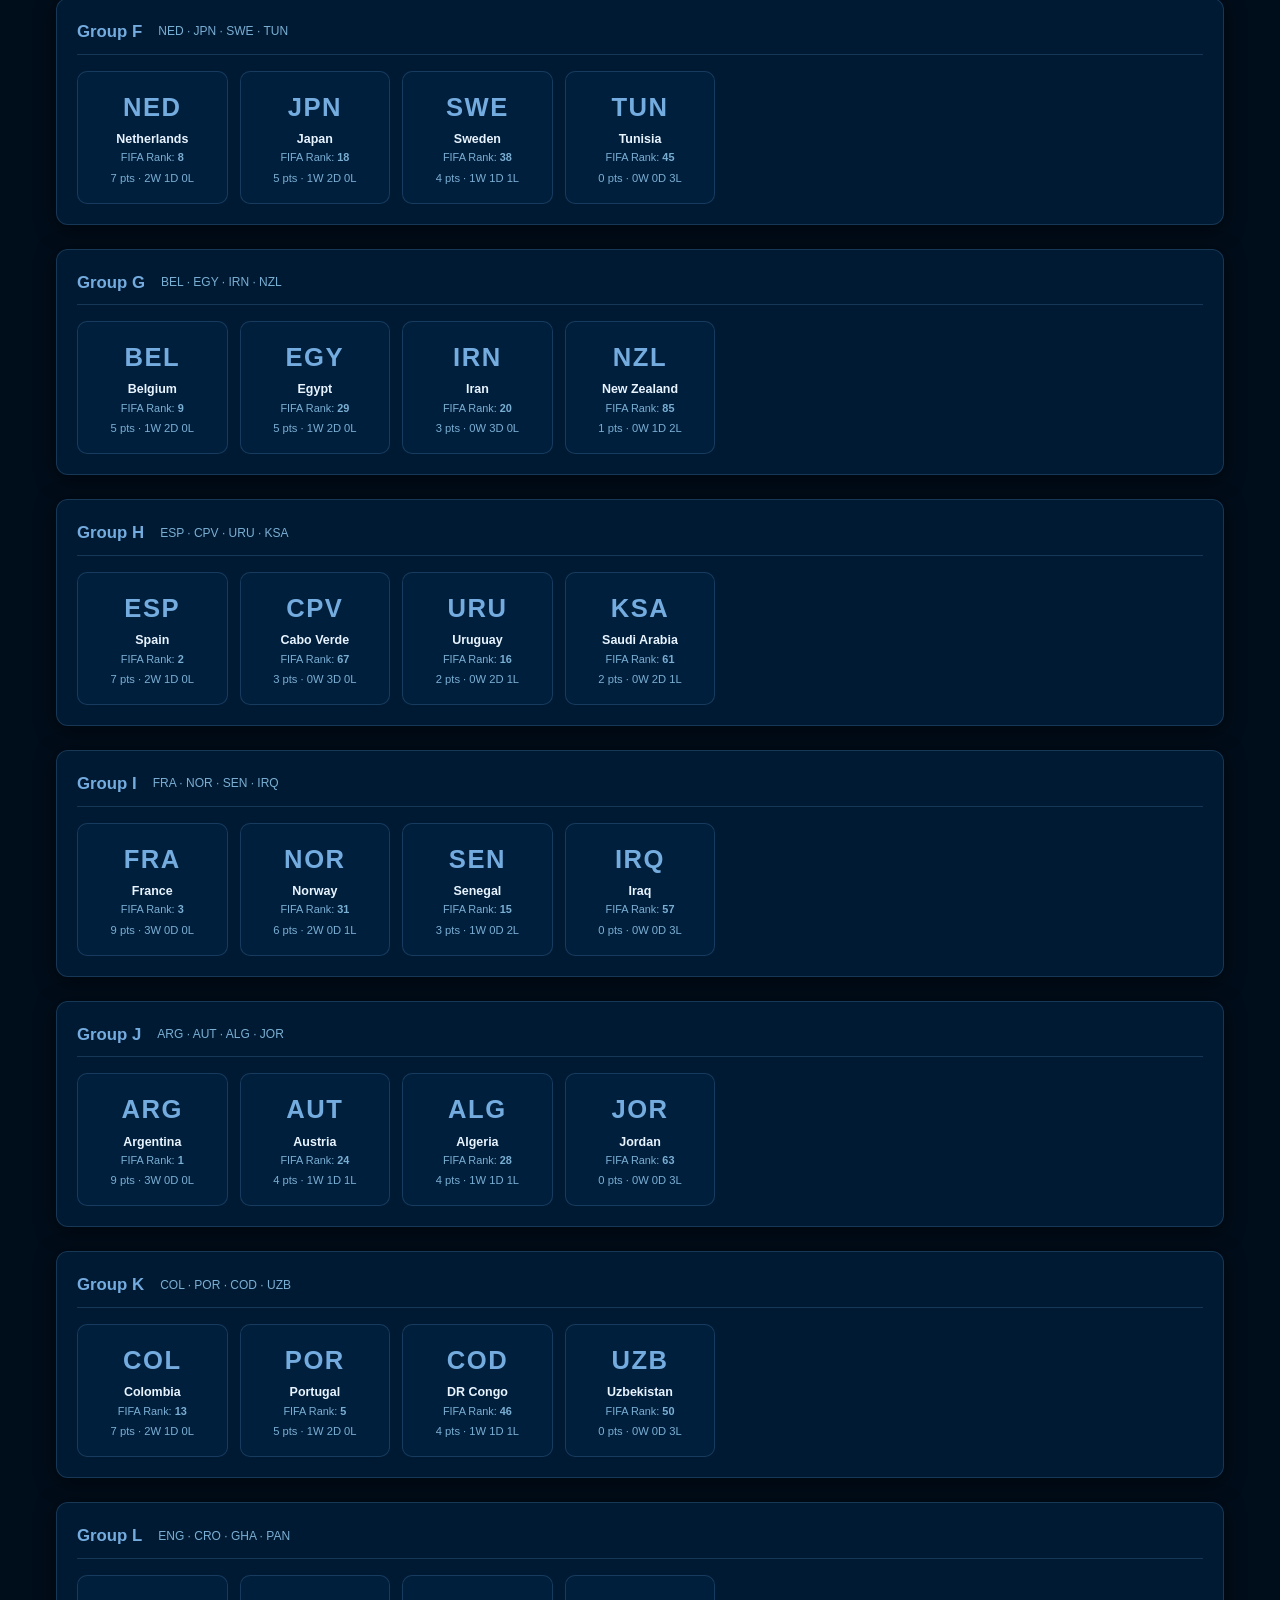
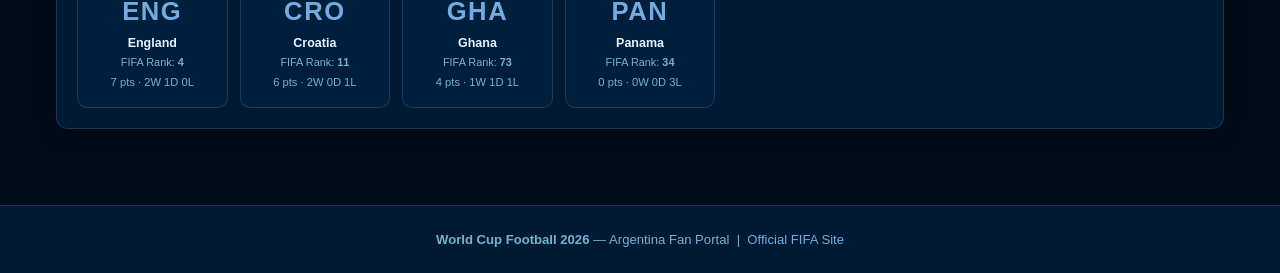
<file: teams.html>
<!DOCTYPE html>
<html lang="en">
<head>
<meta charset="UTF-8">
<meta name="viewport" content="width=device-width, initial-scale=1.0">
<title>Teams | WC Football 2026</title>
<link rel="stylesheet" href="css/style.css">
<style>
.group-section { margin-bottom: 1.5rem; }
.group-teams-grid { display: grid; grid-template-columns: repeat(auto-fill,minmax(140px,1fr)); gap: .75rem; }
.country-detail-row { display: none; grid-column: 1 / -1; animation: slideDown .2s ease; }
.country-detail-row.open { display: block; }
@keyframes slideDown { from{opacity:0;transform:translateY(-4px)} to{opacity:1;transform:none} }
</style>
</head>
<body>

<nav class="navbar">
  <a class="navbar-brand" href="index.html">🏆 WC Football 2026</a>
  <ul class="nav-links">
    <li><a href="index.html">🏠 Home</a></li>
    <li><a href="groups.html">📊 Groups &amp; Schedules</a></li>
    <li><a href="teams.html" class="active">🌍 Teams</a></li>
    <li><a href="argentina.html">Argentina</a></li>
    <li><a href="facts.html">⭐ Facts</a></li>
  </ul>
</nav>

<div class="page-hero">
  <div class="container">
    <h1>🌍 All 48 Teams</h1>
    <p>Grouped by tournament groups A–L · Click any country card for details, facts &amp; squad</p>
  </div>
</div>

<div class="container">

  <!-- GROUP FILTER TABS -->
  <div class="card" style="padding:.75rem;">
    <div class="tabs" id="group-tabs" style="margin-bottom:0;"></div>
  </div>

  <!-- TEAMS CONTENT -->
  <div id="teams-content"></div>

</div>

<footer>
  <strong>World Cup Football 2026</strong> — Argentina Fan Portal &nbsp;|&nbsp;
  <a href="https://www.fifa.com" target="_blank">Official FIFA Site</a>
</footer>

<script src="js/data.js?v=202607191945"></script>
<script>
function gc(id){ return WC2026.countries[id]||{name:id,flag:'🏳️',confederation:'',continent:'',capital:'',area:'',population:'',landmark:'',landmarkDesc:''}; }
function sortTeams(ts){ return [...ts].sort((a,b)=>b.Pts-a.Pts||b.GD-a.GD||b.GF-a.GF); }

const allGroups = Object.keys(WC2026.groups);

// Build tabs: "All" + each group
const tabsEl = document.getElementById('group-tabs');
const allBtn = document.createElement('button');
allBtn.className = 'tab-btn active';
allBtn.textContent = 'All Groups';
allBtn.onclick = ()=>showAll(allBtn);
tabsEl.appendChild(allBtn);

allGroups.forEach(g=>{
  const btn = document.createElement('button');
  btn.className = 'tab-btn';
  btn.textContent = 'Group '+g;
  btn.onclick = ()=>showGroup(g, btn);
  tabsEl.appendChild(btn);
});

showAll(allBtn);

function setActiveTab(btn) {
  document.querySelectorAll('#group-tabs .tab-btn').forEach(b=>b.classList.remove('active'));
  btn.classList.add('active');
}

function showAll(btn) {
  setActiveTab(btn);
  let html = '';
  allGroups.forEach(g=>{ html += buildGroupSection(g); });
  document.getElementById('teams-content').innerHTML = html;
}

function showGroup(g, btn) {
  setActiveTab(btn);
  document.getElementById('teams-content').innerHTML = buildGroupSection(g);
}

function buildGroupSection(g) {
  const grp = WC2026.groups[g];
  const sorted = sortTeams(grp.teams);
  let cards = '';
  sorted.forEach(t=>{
    const c = gc(t.id);
    cards += `<div class="team-card" id="card-${g}-${t.id}" onclick="toggleCountry('${g}','${t.id}')">
      <div class="team-code" style="font-weight:800;font-size:1.6rem;letter-spacing:.06em;margin-bottom:.3rem;">${t.id}</div>
      <div class="team-name">${c.name}</div>
      <div style="font-size:.68rem;color:var(--text-muted);margin:.15rem 0 .1rem;">FIFA Rank: <strong>${c.fifaRank||'—'}</strong></div>
      <div class="team-pts">${t.Pts} pts · ${t.W}W ${t.D}D ${t.L}L</div>
    </div>`;
  });

  // Detail panels (one per team, spans full row)
  let details = '';
  sorted.forEach(t=>{
    const c = gc(t.id);
    details += `<div class="country-detail-row" id="detail-${g}-${t.id}">${buildCountryDetail(t.id, g, t)}</div>`;
  });

  return `<div class="card group-section">
    <div class="card-title">Group ${g}
      <span style="font-size:.75rem;font-weight:400;color:var(--text-muted);margin-left:.5rem;">
        ${sorted.map(t=>t.id).join('  ·  ')}
      </span>
    </div>
    <div class="group-teams-grid" id="grid-${g}">
      ${cards}
      ${details}
    </div>
  </div>`;
}

function buildCountryDetail(id, g, standing) {
  const c = gc(id);
  const squad = getSquad(id);
  const positions = ['GK','DEF','MID','FWD'];
  let squadHtml = '';
  if (squad.length) {
    positions.forEach(pos=>{
      const players = squad.filter(p=>p.pos===pos);
      if (!players.length) return;
      const posLabel = pos==='GK'?'Goalkeepers':pos==='DEF'?'Defenders':pos==='MID'?'Midfielders':'Forwards';
      squadHtml += `<div class="position-group">
        <div class="position-label">${posLabel}</div>`;
      players.forEach(p=>{
        squadHtml += `<div class="player-row">
          <div class="player-num">${p.no||'-'}</div>
          <div class="player-name-cell">${p.name}</div>
          <div class="player-club">${p.club||''}</div>
        </div>`;
      });
      squadHtml += '</div>';
    });
  } else {
    squadHtml = `<p style="color:var(--text-muted);font-size:.82rem;">Full squad details being updated. Check back after daily refresh at 12:30 PM IST.</p>`;
  }

  const gdText = standing.GD >= 0 ? '+'+standing.GD : standing.GD;

  return `<div class="team-detail-panel open" style="margin:0;">
    <div style="display:flex;align-items:flex-start;gap:1rem;flex-wrap:wrap;">
      <!-- Country info -->
      <div style="flex:1;min-width:220px;">
        <div style="font-size:1.1rem;font-weight:700;margin-bottom:.75rem;">${c.name} <span style="font-size:.8rem;font-weight:800;color:var(--accent);border:1px solid var(--accent);padding:.1rem .4rem;border-radius:4px;margin-left:.3rem;">${id}</span>${c.fifaRank?` <span style="font-size:.72rem;font-weight:400;color:var(--text-muted);margin-left:.4rem;">FIFA Rank #${c.fifaRank}</span>`:''}</div>
        <dl class="country-info-grid">
          <dt>Continent</dt><dd>${c.continent||'—'}</dd>
          <dt>FIFA Confederation</dt><dd>${c.confederation||'—'}</dd>
          <dt>Capital City</dt><dd>${c.capital||'—'}</dd>
          <dt>Area</dt><dd>${c.area||'—'}</dd>
          <dt>Population</dt><dd>${c.population||'—'}</dd>
          <dt>WC 2026 Group</dt><dd>Group ${g} · ${standing.Pts} pts (${standing.P} played)</dd>
          <dt>Goal Difference</dt><dd>${gdText}</dd>
        </dl>
      </div>
    </div>
    <!-- Players -->
    <button class="btn-players" onclick="togglePlayers('players-${g}-${id}', this)">👥 View Squad — ${c.name}</button>
    <div class="players-section hidden" id="players-${g}-${id}">
      ${squadHtml}
    </div>
  </div>`;
}

function toggleCountry(g, id) {
  const detail = document.getElementById('detail-'+g+'-'+id);
  const card   = document.getElementById('card-'+g+'-'+id);
  if (!detail) return;
  const isOpen = detail.classList.contains('open');
  // Close all in this group first
  document.querySelectorAll(`#grid-${g} .country-detail-row`).forEach(el=>el.classList.remove('open'));
  document.querySelectorAll(`#grid-${g} .team-card`).forEach(el=>el.classList.remove('expanded'));
  if (!isOpen) {
    detail.classList.add('open');
    card.classList.add('expanded');
  }
}

function togglePlayers(panelId, btn) {
  const panel = document.getElementById(panelId);
  if (!panel) return;
  panel.classList.toggle('hidden');
  btn.textContent = panel.classList.contains('hidden')
    ? btn.textContent.replace('Hide','View')
    : btn.textContent.replace('View','Hide');
}

function getSquad(id) {
  // Argentina
  if (id === 'ARG') return WC2026.argentina.squad;
  // Other teams in squads data
  if (WC2026.squads && WC2026.squads[id]) return WC2026.squads[id].squad;
  // Key player stubs for remaining teams
  const stubs = {
    MEX:[{no:1,name:'Guillermo Ochoa',pos:'GK',club:'Salernitana'},{no:5,name:'Johan Vasquez',pos:'DEF',club:'Genoa'},{no:10,name:'Hirving Lozano',pos:'FWD',club:'PSV'},{no:9,name:'Henry Martin',pos:'FWD',club:'Club America'},{no:8,name:'Luis Romo',pos:'MID',club:'Cruz Azul'},{no:11,name:'Alexis Vega',pos:'FWD',club:'Toluca'}],
    KOR:[{no:1,name:'Kim Seung-gyu',pos:'GK',club:'Vissel Kobe'},{no:20,name:'Son Heung-min',pos:'FWD',club:'Tottenham'},{no:11,name:'Hwang Hee-chan',pos:'FWD',club:'Wolves'},{no:4,name:'Kim Min-jae',pos:'DEF',club:'Bayern Munich'},{no:6,name:'Hwang In-beom',pos:'MID',club:'Feyenoord'}],
    RSA:[{no:1,name:'Ronwen Williams',pos:'GK',club:'Mamelodi Sundowns'},{no:5,name:'Rushine De Reuck',pos:'DEF',club:'Mamelodi Sundowns'},{no:8,name:'Teboho Mokoena',pos:'MID',club:'Mamelodi Sundowns'},{no:10,name:'Percy Tau',pos:'FWD',club:'Al-Ahly'},{no:9,name:'Lyle Foster',pos:'FWD',club:'Burnley'}],
    CZE:[{no:1,name:'Jiri Pavlenka',pos:'GK',club:'Werder Bremen'},{no:5,name:'Ladislav Krejci',pos:'DEF',club:'Bologna'},{no:10,name:'Tomas Soucek',pos:'MID',club:'West Ham'},{no:9,name:'Patrik Schick',pos:'FWD',club:'Bayer Leverkusen'},{no:11,name:'Adam Hlozek',pos:'FWD',club:'Leverkusen'}],
    CAN:[{no:1,name:'Maxime Crepeau',pos:'GK',club:'LAFC'},{no:2,name:'Alistair Johnston',pos:'DEF',club:'Celtic'},{no:8,name:'Stephen Eustaquio',pos:'MID',club:'Porto'},{no:10,name:'Alphonso Davies',pos:'DEF',club:'Bayern Munich'},{no:9,name:'Jonathan David',pos:'FWD',club:'Lille'},{no:7,name:'Cyle Larin',pos:'FWD',club:'Club Brugge'}],
    BIH:[{no:1,name:'Ibrahim Sehic',pos:'GK',club:'Konyaspor'},{no:4,name:'Ermin Bicakcic',pos:'DEF',club:'Hoffenheim'},{no:8,name:'Miralem Pjanic',pos:'MID',club:'retired'},{no:9,name:'Edin Dzeko',pos:'FWD',club:'Fenerbahce'},{no:10,name:'Anel Ahmedhodzic',pos:'DEF',club:'Sheffield Utd'}],
    QAT:[{no:1,name:'Meshaal Barsham',pos:'GK',club:'Al-Sadd'},{no:5,name:'Bassam Al-Rawi',pos:'DEF',club:'Al-Gharafa'},{no:10,name:'Akram Afif',pos:'FWD',club:'Al-Sadd'},{no:7,name:'Almoez Ali',pos:'FWD',club:'Al-Duhail'},{no:8,name:'Hassan Al-Haydos',pos:'MID',club:'Al-Sadd'}],
    SUI:[{no:1,name:'Yann Sommer',pos:'GK',club:'Inter Milan'},{no:5,name:'Manuel Akanji',pos:'DEF',club:'Man City'},{no:10,name:'Granit Xhaka',pos:'MID',club:'Bayer Leverkusen'},{no:9,name:'Breel Embolo',pos:'FWD',club:'Monaco'},{no:23,name:'Xherdan Shaqiri',pos:'FWD',club:'Chicago Fire'},{no:25,name:'Dan Ndoye',pos:'FWD',club:'Bologna'}],
    SCO:[{no:1,name:'Angus Gunn',pos:'GK',club:'Norwich'},{no:5,name:'Grant Hanley',pos:'DEF',club:'Norwich'},{no:10,name:'John McGinn',pos:'MID',club:'Aston Villa'},{no:17,name:'Ryan Christie',pos:'MID',club:'Bournemouth'},{no:9,name:'Lyndon Dykes',pos:'FWD',club:'QPR'},{no:7,name:'Stuart Armstrong',pos:'MID',club:'Southampton'}],
    MAR:[{no:1,name:'Yassine Bounou',pos:'GK',club:'Al-Hilal'},{no:3,name:'Nayef Aguerd',pos:'DEF',club:'West Ham'},{no:11,name:'Hakim Ziyech',pos:'MID',club:'Galatasaray'},{no:10,name:'Sofiane Boufal',pos:'FWD',club:'Angers'},{no:17,name:'Achraf Hakimi',pos:'DEF',club:'PSG'},{no:8,name:'Azzedine Ounahi',pos:'MID',club:'Marseille'}],
    HAI:[{no:1,name:'Johnley Andre',pos:'GK',club:'unknown'},{no:10,name:'Duckens Nazon',pos:'FWD',club:'unknown'},{no:7,name:'Wilde-Donald Guerrier',pos:'FWD',club:'unknown'},{no:9,name:'Frantzdy Pierrot',pos:'FWD',club:'unknown'}],
    USA:[{no:1,name:'Matt Turner',pos:'GK',club:'Nottm Forest'},{no:3,name:'Walker Zimmerman',pos:'DEF',club:'Nashville'},{no:8,name:'Tyler Adams',pos:'MID',club:'Leeds'},{no:7,name:'Christian Pulisic',pos:'MID',club:'AC Milan'},{no:9,name:'Folarin Balogun',pos:'FWD',club:'Monaco'},{no:10,name:'Gio Reyna',pos:'MID',club:'Dortmund'}],
    PAR:[{no:1,name:'Anthony Silva',pos:'GK',club:'unknown'},{no:4,name:'Junior Alonso',pos:'DEF',club:'Atletico Mineiro'},{no:10,name:'Miguel Almiron',pos:'MID',club:'Newcastle'},{no:9,name:'Antonio Sanabria',pos:'FWD',club:'Torino'},{no:7,name:'Julio Enciso',pos:'FWD',club:'Brighton'}],
    AUS:[{no:1,name:'Mat Ryan',pos:'GK',club:'Copenhagen'},{no:5,name:'Harry Souttar',pos:'DEF',club:'Leicester'},{no:10,name:'Aaron Mooy',pos:'MID',club:'Celtic'},{no:9,name:'Mathew Leckie',pos:'FWD',club:'Melbourne City'},{no:11,name:'Mitchell Duke',pos:'FWD',club:'FC Macarthur'},{no:7,name:'Jason Cummings',pos:'FWD',club:'unknown'}],
    TUR:[{no:1,name:'Ugurcan Cakir',pos:'GK',club:'Trabzonspor'},{no:3,name:'Merih Demiral',pos:'DEF',club:'Al-Qadsiah'},{no:8,name:'Hakan Calhanoglu',pos:'MID',club:'Inter Milan'},{no:10,name:'Arda Guler',pos:'MID',club:'Real Madrid'},{no:17,name:'Kenan Yildiz',pos:'FWD',club:'Juventus'},{no:9,name:'Baris Alper Yilmaz',pos:'FWD',club:'Galatasaray'}],
    ECU:[{no:1,name:'Hernán Galíndez',pos:'GK',club:'Aucas'},{no:3,name:'Piero Hincapie',pos:'DEF',club:'Bayer Leverkusen'},{no:10,name:'Romario Ibarra',pos:'FWD',club:'Pachuca'},{no:9,name:'Enner Valencia',pos:'FWD',club:'Fenerbahce'},{no:7,name:'Jhegson Mendez',pos:'MID',club:'LAFC'}],
    CIV:[{no:1,name:'Badra Sangaré',pos:'GK',club:'unknown'},{no:4,name:'Willy Boly',pos:'DEF',club:'Nottm Forest'},{no:10,name:'Franck Kessie',pos:'MID',club:'Al-Ahli'},{no:11,name:'Wilfried Zaha',pos:'FWD',club:'Galatasaray'},{no:9,name:'Sebastien Haller',pos:'FWD',club:'Borussia Dortmund'}],
    CUW:[{no:1,name:'Eloy Room',pos:'GK',club:'Columbus Crew'},{no:9,name:'Cuco Martina',pos:'DEF',club:'retired'},{no:10,name:'Leandro Bacuna',pos:'MID',club:'Reading'},{no:7,name:'Quiñero',pos:'FWD',club:'unknown'}],
    NED:[{no:1,name:'Jasper Cillessen',pos:'GK',club:'NEC Nijmegen'},{no:4,name:'Virgil van Dijk',pos:'DEF',club:'Liverpool'},{no:3,name:'Nathan Ake',pos:'DEF',club:'Man City'},{no:10,name:'Memphis Depay',pos:'FWD',club:'Atletico Madrid'},{no:11,name:'Cody Gakpo',pos:'FWD',club:'Liverpool'},{no:21,name:'Frenkie de Jong',pos:'MID',club:'Barcelona'}],
    SWE:[{no:1,name:'Robin Olsen',pos:'GK',club:'Aston Villa'},{no:5,name:'Isak Hien',pos:'DEF',club:'Atalanta'},{no:10,name:'Dejan Kulusevski',pos:'MID',club:'Tottenham'},{no:9,name:'Viktor Gyokeres',pos:'FWD',club:'Sporting CP'},{no:6,name:'Yasin Ayari',pos:'MID',club:'Brighton'}],
    JPN:[{no:1,name:'Shuichi Gonda',pos:'GK',club:'Shimizu S-Pulse'},{no:5,name:'Makoto Hasebe',pos:'DEF',club:'Eintracht Frankfurt'},{no:10,name:'Takumi Minamino',pos:'MID',club:'Monaco'},{no:9,name:'Kaoru Mitoma',pos:'FWD',club:'Brighton'},{no:7,name:'Ritsu Doan',pos:'FWD',club:'Freiburg'},{no:8,name:'Daichi Kamada',pos:'MID',club:'Crystal Palace'}],
    TUN:[{no:1,name:'Aymen Dahmen',pos:'GK',club:'Montpellier'},{no:4,name:'Dylan Bronn',pos:'DEF',club:'Salernitana'},{no:10,name:'Wahbi Khazri',pos:'FWD',club:'Montpellier'},{no:8,name:'Ellyes Skhiri',pos:'MID',club:'Eintracht Frankfurt'},{no:11,name:'Youssef Msakni',pos:'FWD',club:'Al-Arabi'}],
    BEL:[{no:1,name:'Thibaut Courtois',pos:'GK',club:'Real Madrid'},{no:4,name:'Toby Alderweireld',pos:'DEF',club:'retired'},{no:10,name:'Eden Hazard',pos:'MID',club:'retired'},{no:9,name:'Romelu Lukaku',pos:'FWD',club:'Roma'},{no:7,name:'Kevin De Bruyne',pos:'MID',club:'Man City'},{no:11,name:'Jeremy Doku',pos:'FWD',club:'Man City'}],
    IRN:[{no:1,name:'Alireza Beiranvand',pos:'GK',club:'Persepolis'},{no:5,name:'Morteza Pouraliganji',pos:'DEF',club:'Al-Sadd'},{no:10,name:'Sardar Azmoun',pos:'FWD',club:'Roma'},{no:8,name:'Saman Ghoddos',pos:'MID',club:'Brentford'},{no:9,name:'Mehdi Taremi',pos:'FWD',club:'Inter Milan'}],
    EGY:[{no:1,name:'Mohamed El-Shenawy',pos:'GK',club:'Al-Ahly'},{no:5,name:'Ahmed Hegazy',pos:'DEF',club:'Al-Ittihad'},{no:10,name:'Mohamed Salah',pos:'FWD',club:'Liverpool'},{no:9,name:'Omar Marmoush',pos:'FWD',club:'Man City'},{no:7,name:'Trezeguet',pos:'MID',club:'Istanbul Basaksehir'}],
    NZL:[{no:1,name:'Oli Sail',pos:'GK',club:'FC Dallas'},{no:5,name:'Tommy Smith',pos:'DEF',club:'Colorado Rapids'},{no:10,name:'Elijah Just',pos:'FWD',club:'unknown'},{no:8,name:'Clayton Lewis',pos:'MID',club:'Seattle Sounders'},{no:9,name:'Chris Wood',pos:'FWD',club:'Nottm Forest'}],
    URU:[{no:1,name:'Fernando Muslera',pos:'GK',club:'Galatasaray'},{no:4,name:'Diego Godin',pos:'DEF',club:'retired'},{no:5,name:'Jose Maria Gimenez',pos:'DEF',club:'Atletico Madrid'},{no:10,name:'Federico Valverde',pos:'MID',club:'Real Madrid'},{no:21,name:'Darwin Nunez',pos:'FWD',club:'Liverpool'},{no:11,name:'Luis Suarez',pos:'FWD',club:'Internacional'}],
    KSA:[{no:1,name:'Mohammed Al-Owais',pos:'GK',club:'Al-Hilal'},{no:5,name:'Ali Al-Bulaihi',pos:'DEF',club:'Al-Hilal'},{no:10,name:'Saleh Al-Shehri',pos:'FWD',club:'Al-Hilal'},{no:9,name:'Firas Al-Buraikan',pos:'FWD',club:'Al-Fateh'},{no:7,name:'Sami Al-Najei',pos:'MID',club:'Al-Qadsiah'}],
    CPV:[{no:1,name:'Vozinha',pos:'GK',club:'unknown'},{no:5,name:'Roberto Lopes',pos:'DEF',club:'Shamrock Rovers'},{no:10,name:'Ryan Mendes',pos:'FWD',club:'unknown'},{no:9,name:'Garry Rodrigues',pos:'FWD',club:'Galatasaray'},{no:8,name:'Jamiro Monteiro',pos:'MID',club:'unknown'}],
    SEN:[{no:1,name:'Edouard Mendy',pos:'GK',club:'Chelsea'},{no:5,name:'Kalidou Koulibaly',pos:'DEF',club:'Al-Hilal'},{no:10,name:'Sadio Mane',pos:'FWD',club:'Al-Nassr'},{no:9,name:'Boulaye Dia',pos:'FWD',club:'Lazio'},{no:8,name:'Idrissa Gueye',pos:'MID',club:'Everton'},{no:7,name:'Ibrahim Mbaye',pos:'FWD',club:'unknown'}],
    IRQ:[{no:1,name:'Jalal Hassan',pos:'GK',club:'unknown'},{no:5,name:'Ali Adnan',pos:'DEF',club:'Udinese'},{no:10,name:'Mohanad Ali',pos:'FWD',club:'unknown'},{no:9,name:'Aymen Hussein',pos:'FWD',club:'unknown'},{no:8,name:'Bashar Resan',pos:'MID',club:'unknown'}],
    NOR:[{no:1,name:'Orjan Nyland',pos:'GK',club:'Sevilla'},{no:4,name:'Leo Ostigard',pos:'DEF',club:'Napoli'},{no:5,name:'Stefan Strandberg',pos:'DEF',club:'Genclerbirligi'},{no:10,name:'Martin Odegaard',pos:'MID',club:'Arsenal'},{no:9,name:'Erling Haaland',pos:'FWD',club:'Man City'},{no:7,name:'Mohamed Elyounoussi',pos:'FWD',club:'Celtic'}],
    COL:[{no:1,name:'Camilo Vargas',pos:'GK',club:'Atlanta United'},{no:3,name:'Davinson Sanchez',pos:'DEF',club:'Galatasaray'},{no:10,name:'James Rodriguez',pos:'MID',club:'Rayo Vallecano'},{no:9,name:'Falcao',pos:'FWD',club:'Millonarios'},{no:7,name:'Luis Diaz',pos:'FWD',club:'Liverpool'},{no:11,name:'Rafael Santos Borre',pos:'FWD',club:'Eintracht Frankfurt'}],
    COD:[{no:1,name:'Joël Kiassumbua',pos:'GK',club:'unknown'},{no:5,name:'Arthur Masuaku',pos:'DEF',club:'Besiktas'},{no:10,name:'Yannick Carrasco',pos:'MID',club:'Al-Qadsiah'},{no:9,name:'Cedric Bakambu',pos:'FWD',club:'unknown'},{no:7,name:'Neeskens Kebano',pos:'FWD',club:'Nottm Forest'}],
    UZB:[{no:1,name:'Ulugbek Nishonov',pos:'GK',club:'unknown'},{no:10,name:'Eldor Shomurodov',pos:'FWD',club:'Roma'},{no:9,name:'Dostonbek Khamdamov',pos:'FWD',club:'unknown'},{no:8,name:'Jaloliddin Masharipov',pos:'MID',club:'unknown'}],
    GHA:[{no:1,name:'Lawrence Ati-Zigi',pos:'GK',club:'St. Gallen'},{no:3,name:'Daniel Amartey',pos:'DEF',club:'Leicester'},{no:10,name:'Thomas Partey',pos:'MID',club:'Arsenal'},{no:20,name:'Mohammed Kudus',pos:'MID',club:'West Ham'},{no:9,name:'Jordan Ayew',pos:'FWD',club:'Crystal Palace'},{no:11,name:'Osman Bukari',pos:'FWD',club:'Red Star Belgrade'}],
    CRO:[{no:1,name:'Dominik Livakovic',pos:'GK',club:'Fenerbahce'},{no:5,name:'Josko Gvardiol',pos:'DEF',club:'Man City'},{no:10,name:'Luka Modric',pos:'MID',club:'Real Madrid'},{no:7,name:'Ivan Perisic',pos:'FWD',club:'Hajduk Split'},{no:18,name:'Ante Budimir',pos:'FWD',club:'Osasuna'},{no:8,name:'Mateo Kovacic',pos:'MID',club:'Man City'}],
    PAN:[{no:1,name:'Orlando Mosquera',pos:'GK',club:'unknown'},{no:5,name:'Fidel Escobar',pos:'DEF',club:'NY Red Bulls'},{no:10,name:'Edgar Barcenas',pos:'MID',club:'unknown'},{no:9,name:'Roberto Nurse',pos:'FWD',club:'unknown'},{no:7,name:'Gabriel Torres',pos:'FWD',club:'unknown'}],
    ALG:[{no:1,name:'Rais M\'Bolhi',pos:'GK',club:'unknown'},{no:3,name:'Ramy Bensebaini',pos:'DEF',club:'Borussia Dortmund'},{no:10,name:'Riyad Mahrez',pos:'FWD',club:'Al-Ahli'},{no:7,name:'Youcef Atal',pos:'DEF',club:'OGC Nice'},{no:9,name:'Baghdad Bounedjah',pos:'FWD',club:'Al-Sadd'}],
    AUT:[{no:1,name:'Patrick Pentz',pos:'GK',club:'Bayer Leverkusen'},{no:5,name:'Kevin Danso',pos:'DEF',club:'Lens'},{no:10,name:'Marcel Sabitzer',pos:'MID',club:'Borussia Dortmund'},{no:8,name:'Christoph Baumgartner',pos:'MID',club:'RB Leipzig'},{no:9,name:'Marko Arnautovic',pos:'FWD',club:'Inter Milan'}],
    JOR:[{no:1,name:'Yazeed Abdelhamid',pos:'GK',club:'unknown'},{no:5,name:'Mahmoud Alrwayda',pos:'DEF',club:'unknown'},{no:10,name:'Musa Al-Taamari',pos:'FWD',club:'unknown'},{no:9,name:'Yazan Al-Naimat',pos:'FWD',club:'unknown'}]
  };
  return stubs[id] || [];
}
</script>
</body>
</html>
</file>
<file: css/style.css>
/* ================================================================
   World Cup Football 2026 — Argentina-Themed Fan Portal CSS
   Color palette: Argentina sky blue + dark navy + white + gold
   ================================================================ */

:root {
  --bg-dark:    #000d1a;
  --bg-card:    #001a33;
  --bg-card2:   #001f3d;
  --primary:    #003087;
  --secondary:  #0055b3;
  --accent:     #74acdf;
  --accent2:    #a8ccec;
  --white:      #ffffff;
  --gold:       #c9a227;
  --gold-light: #f0d060;
  --red:        #cc3333;
  --green:      #22a855;
  --text-main:  #e8f4ff;
  --text-muted: #7aafd4;
  --border:     rgba(116,172,223,0.2);
  --border-bright: rgba(116,172,223,0.5);
  --shadow:     0 4px 20px rgba(0,0,0,0.5);
}

*, *::before, *::after { box-sizing: border-box; margin: 0; padding: 0; }
body { font-family: 'Segoe UI', Arial, sans-serif; background: var(--bg-dark); color: var(--text-main); min-height: 100vh; line-height: 1.5; }
a { color: var(--accent); text-decoration: none; }
a:hover { color: var(--white); }
::-webkit-scrollbar { width: 6px; height: 6px; }
::-webkit-scrollbar-track { background: var(--bg-dark); }
::-webkit-scrollbar-thumb { background: var(--secondary); border-radius: 3px; }

/* NAVBAR */
.navbar { background: linear-gradient(135deg,#000d1a 0%,#001a33 50%,#002d5a 100%); border-bottom: 2px solid var(--accent); display: flex; align-items: center; padding: .75rem 1.5rem; position: sticky; top: 0; z-index: 1000; flex-wrap: wrap; gap: .5rem; box-shadow: 0 2px 20px rgba(0,48,135,.4); }
.navbar-brand { font-size: 1.2rem; font-weight: 700; color: var(--white) !important; display: flex; align-items: center; gap: .4rem; margin-right: auto; letter-spacing: -.3px; }
.nav-links { list-style: none; display: flex; flex-wrap: wrap; gap: .2rem; }
.nav-links a { color: var(--text-muted); padding: .4rem .75rem; border-radius: 6px; font-size: .875rem; transition: all .2s; white-space: nowrap; }
.nav-links a:hover, .nav-links a.active { background: var(--secondary); color: var(--white); }
.nav-links a.active { font-weight: 600; }
.live-badge { background: var(--red); color: #fff; font-size: .65rem; padding: .1rem .35rem; border-radius: 3px; font-weight: 700; letter-spacing: .5px; animation: pulse 1.5s infinite; vertical-align: middle; margin-left: .2rem; }
@keyframes pulse { 0%,100%{opacity:1} 50%{opacity:.5} }

/* LAYOUT */
.container { max-width: 1200px; margin: 0 auto; padding: 1.25rem 1rem; }

/* PAGE HERO */
.page-hero { background: linear-gradient(135deg,#000d1a 0%,#001533 40%,#002d6b 80%,#003fa0 100%); padding: 2.5rem 1.5rem 2rem; border-bottom: 3px solid var(--accent); position: relative; overflow: hidden; }
.page-hero::before { content:''; position:absolute; top:-50%; right:-10%; width:400px; height:400px; background:radial-gradient(circle,rgba(116,172,223,.12) 0%,transparent 70%); pointer-events:none; }
.page-hero h1 { font-size: 2rem; font-weight: 700; color: var(--white); margin-bottom: .5rem; }
.page-hero p  { color: var(--text-muted); font-size: .95rem; }

/* ARGENTINA HERO */
.arg-hero { background: linear-gradient(135deg,#74acdf 0%,#0055b3 40%,#003087 70%,#000d1a 100%); color: #fff; padding: 2.5rem 1.5rem 2rem; border-bottom: 3px solid #fff; text-align: center; position: relative; overflow: hidden; }
.arg-hero::before { content:'★'; position:absolute; font-size:20rem; opacity:.04; top:-4rem; right:-3rem; line-height:1; pointer-events:none; }
.arg-hero h1 { font-size: 2.2rem; font-weight: 800; margin-bottom: .4rem; text-shadow: 0 2px 10px rgba(0,0,0,.3); }
.arg-hero p  { font-size: 1rem; opacity: .9; }
.arg-stars   { font-size: 1.4rem; letter-spacing: .3rem; margin-bottom: .5rem; }

/* CARDS */
.card { background: var(--bg-card); border: 1px solid var(--border); border-radius: 12px; padding: 1.25rem; margin-bottom: 1.25rem; box-shadow: var(--shadow); }
.card-title { font-size: 1.05rem; font-weight: 700; color: var(--accent); margin-bottom: 1rem; display: flex; align-items: center; gap: .5rem; border-bottom: 1px solid var(--border); padding-bottom: .6rem; }

/* MATCH CARDS */
.match-card { background: var(--bg-card2); border: 1px solid var(--border); border-radius: 10px; padding: .85rem 1rem; margin-bottom: .7rem; cursor: pointer; transition: all .2s; position: relative; }
.match-card:hover { border-color: var(--accent); box-shadow: 0 0 0 1px var(--accent),0 4px 16px rgba(116,172,223,.15); transform: translateY(-1px); }
.match-header { font-size: .72rem; color: var(--text-muted); margin-bottom: .55rem; display: flex; align-items: center; gap: .5rem; flex-wrap: wrap; }
.match-teams { display: flex; align-items: center; justify-content: space-between; gap: .5rem; }
.match-team { display: flex; align-items: center; gap: .4rem; flex: 1; font-weight: 600; font-size: .9rem; }
.match-team.right { justify-content: flex-end; text-align: right; }
.match-score { background: var(--primary); color: var(--white); font-size: 1.1rem; font-weight: 800; padding: .25rem .75rem; border-radius: 6px; min-width: 60px; text-align: center; border: 1px solid var(--border-bright); }
.match-score.upcoming { background: var(--bg-dark); color: var(--text-muted); font-size: .8rem; }
.match-venue { font-size: .72rem; color: var(--text-muted); margin-top: .4rem; }
.group-indicator { background: var(--primary); color: var(--accent2); font-size: .65rem; padding: .15rem .4rem; border-radius: 4px; font-weight: 700; letter-spacing: .5px; }
.click-hint { font-size: .65rem; color: var(--text-muted); margin-left: auto; opacity: .7; }

.match-detail-panel { display: none; background: var(--bg-dark); border-radius: 8px; padding: .8rem 1rem; margin-top: .7rem; border: 1px solid var(--border); animation: slideDown .2s ease; }
.match-detail-panel.open { display: block; }
@keyframes slideDown { from{opacity:0;transform:translateY(-6px)} to{opacity:1;transform:none} }
.goal-event { display: flex; align-items: center; gap: .5rem; padding: .3rem 0; font-size: .82rem; border-bottom: 1px solid rgba(116,172,223,.1); }
.goal-event:last-child { border-bottom: none; }
.goal-minute { background: var(--gold); color: #000; font-size: .68rem; font-weight: 700; padding: .1rem .35rem; border-radius: 3px; min-width: 32px; text-align: center; }
.standings-mini { margin-top: .8rem; border-top: 1px solid var(--border); padding-top: .8rem; }
.standings-mini-title { font-size: .72rem; font-weight: 700; color: var(--accent); margin-bottom: .4rem; }
.standings-mini table { width: 100%; border-collapse: collapse; font-size: .78rem; }
.standings-mini th { color: var(--text-muted); font-weight: 600; padding: .2rem .4rem; text-align: center; font-size: .68rem; }
.standings-mini td { padding: .25rem .4rem; text-align: center; border-bottom: 1px solid rgba(116,172,223,.07); }
.standings-mini tr.q-row td { color: var(--accent); font-weight: 600; }
.standings-mini td:first-child { text-align: left; }

/* STANDINGS TABLE */
.standings-table { width: 100%; border-collapse: collapse; font-size: .85rem; }
.standings-table th { background: var(--primary); color: var(--accent2); padding: .5rem .75rem; text-align: center; font-weight: 600; white-space: nowrap; }
.standings-table th:first-child { text-align: left; border-radius: 6px 0 0 6px; }
.standings-table th:last-child  { border-radius: 0 6px 6px 0; }
.standings-table td { padding: .55rem .75rem; text-align: center; border-bottom: 1px solid var(--border); white-space: nowrap; }
.standings-table td:first-child { text-align: left; }
.standings-table tr.qualified td { border-left: 3px solid var(--accent); }
.standings-table tr.qualified td:first-child { color: var(--accent); font-weight: 600; }
.pts { font-weight: 700; color: var(--gold); }
.gd-pos { color: var(--green); }
.gd-neg { color: var(--red); }

/* GRIDS */
.grid-2 { display: grid; grid-template-columns: repeat(2,1fr); gap: 1rem; }
.grid-3 { display: grid; grid-template-columns: repeat(auto-fill,minmax(180px,1fr)); gap: .85rem; }
.grid-4 { display: grid; grid-template-columns: repeat(auto-fill,minmax(140px,1fr)); gap: .75rem; }

/* STAT CARDS */
.stat-card { background: var(--bg-card2); border: 1px solid var(--border); border-radius: 10px; padding: 1rem; text-align: center; transition: border-color .2s; }
.stat-card:hover { border-color: var(--accent); }
.stat-number { font-size: 2.2rem; font-weight: 800; color: var(--accent); line-height: 1; }
.stat-player { font-weight: 600; margin: .3rem 0 .15rem; font-size: .9rem; }
.stat-label  { font-size: .78rem; color: var(--text-muted); line-height: 1.4; }

/* TOP SCORER LIST */
.scorer-list { list-style: none; }
.scorer-item { display: flex; align-items: center; gap: .75rem; padding: .55rem .75rem; border-bottom: 1px solid var(--border); transition: background .15s; }
.scorer-item:last-child { border-bottom: none; }
.scorer-item:hover { background: rgba(116,172,223,.06); border-radius: 6px; }
.scorer-rank { min-width: 24px; font-size: .85rem; font-weight: 700; color: var(--text-muted); text-align: center; }
.scorer-rank.top3 { color: var(--gold); font-size: 1rem; }
.scorer-flag { font-size: 1.3rem; }
.scorer-info { flex: 1; }
.scorer-name { font-weight: 600; font-size: .9rem; }
.scorer-team { font-size: .75rem; color: var(--text-muted); }
.scorer-goals { background: var(--primary); color: var(--gold); font-weight: 800; font-size: 1rem; padding: .2rem .6rem; border-radius: 20px; min-width: 36px; text-align: center; border: 1px solid var(--border-bright); }

/* TEAM CARDS */
.team-card { background: var(--bg-card2); border: 1px solid var(--border); border-radius: 10px; padding: 1rem .75rem; cursor: pointer; transition: all .2s; text-align: center; }
.team-card:hover, .team-card.expanded { border-color: var(--accent); box-shadow: 0 0 0 1px var(--accent),0 4px 16px rgba(116,172,223,.15); transform: translateY(-2px); }
.team-flag  { font-size: 2.2rem; margin-bottom: .3rem; }
.team-code  { font-size: .72rem; font-weight: 800; color: var(--accent); letter-spacing: 1.5px; margin-bottom: .15rem; }
.team-name  { font-size: .78rem; font-weight: 600; color: var(--text-main); line-height: 1.3; }
.team-pts   { font-size: .7rem; color: var(--text-muted); margin-top: .25rem; }

.team-detail-panel { display: none; background: var(--bg-dark); border-radius: 8px; padding: 1rem; margin-top: .75rem; border: 1px solid var(--border); text-align: left; animation: slideDown .2s ease; grid-column: 1 / -1; }
.team-detail-panel.open { display: block; }
.country-info-grid { display: grid; grid-template-columns: 1fr 1fr; gap: .3rem .75rem; margin-bottom: .75rem; }
.ci-label { color: var(--text-muted); font-size: .7rem; font-weight: 600; }
.ci-value { color: var(--text-main); font-size: .82rem; }
.landmark-box { background: var(--bg-card2); border-radius: 8px; padding: .75rem; border: 1px solid var(--border); margin-bottom: .75rem; }
.landmark-flag-bg { width: 100%; height: 80px; display: flex; align-items: center; justify-content: center; font-size: 4rem; border-radius: 6px; margin-bottom: .4rem; background: linear-gradient(135deg,var(--primary),var(--bg-dark)); }
.landmark-name { font-weight: 700; font-size: .9rem; margin-bottom: .2rem; }
.landmark-desc { font-size: .75rem; color: var(--text-muted); line-height: 1.5; }
.btn-players { width: 100%; background: var(--secondary); color: var(--white); border: none; padding: .5rem 1rem; border-radius: 6px; cursor: pointer; font-size: .85rem; font-weight: 600; transition: background .2s; margin-top: .5rem; }
.btn-players:hover { background: var(--primary); }
.players-section { margin-top: .75rem; border-top: 1px solid var(--border); padding-top: .75rem; }
.position-group { margin-bottom: .75rem; }
.position-label { font-size: .68rem; font-weight: 700; color: var(--accent); letter-spacing: 1px; text-transform: uppercase; margin-bottom: .4rem; padding: .15rem .4rem; background: rgba(116,172,223,.1); border-radius: 4px; display: inline-block; }
.player-row { display: flex; align-items: center; gap: .5rem; padding: .25rem 0; font-size: .8rem; border-bottom: 1px solid rgba(116,172,223,.07); }
.player-row:last-child { border-bottom: none; }
.player-num { min-width: 22px; color: var(--text-muted); font-size: .7rem; text-align: center; }
.player-name-cell { flex: 1; font-weight: 500; }
.player-club { color: var(--text-muted); font-size: .7rem; }

/* GROUPS GRID */
.groups-grid { display: grid; grid-template-columns: repeat(auto-fill,minmax(300px,1fr)); gap: 1rem; }
.group-block { background: var(--bg-card2); border: 1px solid var(--border); border-radius: 10px; padding: 1rem; transition: border-color .2s; }
.group-block:hover { border-color: var(--accent); }
.group-title { font-size: .9rem; font-weight: 700; color: var(--accent); margin-bottom: .6rem; }

/* TABS */
.tabs { display: flex; flex-wrap: wrap; gap: .35rem; margin-bottom: 1rem; }
.tab-btn { background: var(--bg-card2); border: 1px solid var(--border); color: var(--text-muted); padding: .4rem .85rem; border-radius: 20px; cursor: pointer; font-size: .82rem; font-weight: 500; transition: all .2s; }
.tab-btn:hover  { border-color: var(--accent); color: var(--accent); }
.tab-btn.active { background: var(--secondary); border-color: var(--secondary); color: #fff; font-weight: 600; }

/* BADGES */
.badge { display: inline-block; padding: .15rem .45rem; border-radius: 4px; font-size: .7rem; font-weight: 600; }
.badge-group   { background: rgba(116,172,223,.15); color: var(--accent); }
.badge-done    { background: rgba(34,168,85,.15); color: var(--green); }
.badge-upcoming{ background: rgba(116,172,223,.1); color: var(--text-muted); }

/* PLAYER CARD (Argentina) */
.player-card { background: var(--bg-card2); border: 1px solid var(--border); border-radius: 10px; padding: .85rem; display: flex; align-items: flex-start; gap: .75rem; transition: border-color .2s; }
.player-card:hover { border-color: var(--accent); }
.player-avatar { width: 52px; height: 52px; border-radius: 50%; object-fit: cover; border: 2px solid var(--accent); flex-shrink: 0; display: flex; align-items: center; justify-content: center; font-size: 1.2rem; font-weight: 700; background: var(--primary); color: var(--accent2); }
.player-info { flex: 1; min-width: 0; }
.player-info .pname { font-weight: 700; font-size: .9rem; }
.player-info .pclub { font-size: .75rem; color: var(--text-muted); }
.player-info .pcaps { font-size: .72rem; color: var(--accent); margin-top: .2rem; }
.player-pos-badge { font-size: .62rem; font-weight: 700; padding: .1rem .35rem; border-radius: 3px; letter-spacing: .5px; flex-shrink: 0; align-self: flex-start; }
.pos-gk  { background: rgba(201,162,39,.2); color: var(--gold); }
.pos-def { background: rgba(0,48,135,.4); color: var(--accent2); }
.pos-mid { background: rgba(0,85,179,.4); color: var(--accent); }
.pos-fwd { background: rgba(204,51,51,.2); color: #ff8888; }

/* FITNESS TRACKER */
.fitness-card { background: var(--bg-card2); border: 1px solid var(--border); border-radius: 10px; padding: .85rem; display: flex; align-items: center; gap: .85rem; }
.fitness-status { width: 10px; height: 10px; border-radius: 50%; flex-shrink: 0; }
.status-fit   { background: var(--green); box-shadow: 0 0 6px var(--green); }
.status-doubt { background: var(--gold);  box-shadow: 0 0 6px var(--gold); }
.status-out   { background: var(--red);   box-shadow: 0 0 6px var(--red); }
.status-suspended { background: #b388ff; box-shadow: 0 0 6px #b388ff; }

/* NEWS CARDS */
.news-card { background: var(--bg-card2); border: 1px solid var(--border); border-radius: 10px; padding: .85rem 1rem; margin-bottom: .75rem; cursor: pointer; transition: all .2s; display: block; color: var(--text-main); text-decoration: none; }
.news-card:hover { border-color: var(--accent); box-shadow: 0 0 0 1px var(--accent); transform: translateY(-1px); color: var(--text-main); }
.news-meta  { font-size: .72rem; color: var(--text-muted); margin-bottom: .4rem; display: flex; gap: .5rem; align-items: center; flex-wrap: wrap; }
.news-title { font-weight: 600; font-size: .9rem; margin-bottom: .3rem; }
.news-snippet { font-size: .8rem; color: var(--text-muted); line-height: 1.5; }
.news-source-tag { display: inline-block; background: rgba(116,172,223,.1); color: var(--accent); font-size: .65rem; padding: .1rem .3rem; border-radius: 3px; margin-left: auto; }

/* PATH TO FINAL */
.path-stage { background: var(--bg-card2); border: 1px solid var(--border); border-radius: 10px; padding: 1rem; text-align: center; }
.path-stage.done   { border-color: var(--green); }
.path-stage.next   { border-color: var(--accent); box-shadow: 0 0 12px rgba(116,172,223,.2); }
.path-stage.final  { border-color: var(--gold); background: rgba(201,162,39,.05); }
.path-round  { font-size: .68rem; color: var(--text-muted); margin-bottom: .25rem; font-weight: 700; letter-spacing: .5px; text-transform: uppercase; }
.path-vs     { font-size: .92rem; font-weight: 700; color: var(--text-main); margin: .3rem 0; }
.path-date   { font-size: .7rem; color: var(--accent); }
.path-result { font-size: .8rem; color: var(--green); margin-top: .2rem; font-weight: 600; }
.path-connector { display: flex; align-items: center; justify-content: center; padding: .15rem 0; color: var(--text-muted); font-size: 1rem; }

/* PROGRESS BAR */
.progress-bar-wrap { background: rgba(116,172,223,.1); border-radius: 8px; overflow: hidden; height: 10px; }
.progress-bar-fill { height: 100%; background: linear-gradient(90deg,var(--secondary),var(--accent)); border-radius: 8px; transition: width .5s; }

/* RECORD ITEMS */
.record-item { display: flex; gap: .75rem; padding: .75rem 0; border-bottom: 1px solid var(--border); align-items: flex-start; }
.record-item:last-child { border-bottom: none; }
.record-icon { font-size: 1.5rem; flex-shrink: 0; }

/* STAR MATCH CARD */
.star-match-card { background: linear-gradient(135deg,var(--bg-card2) 0%,rgba(0,48,135,.4) 100%); border: 1px solid var(--border); border-radius: 12px; padding: 1.2rem 1rem; text-align: center; transition: all .2s; }
.star-match-card:hover { border-color: var(--gold); box-shadow: 0 4px 20px rgba(201,162,39,.2); }
.star-match-label { font-size: .65rem; font-weight: 700; color: var(--gold); letter-spacing: .8px; margin-bottom: .4rem; }
.star-match-teams { font-size: .98rem; font-weight: 700; color: var(--white); margin: .35rem 0; }
.star-match-meta  { font-size: .72rem; color: var(--text-muted); }
.star-match-ist   { font-size: .82rem; font-weight: 600; color: var(--accent); margin-top: .3rem; }

/* SEARCH */
.search-box { width: 100%; background: var(--bg-card2); border: 1px solid var(--border); border-radius: 8px; padding: .6rem 1rem; color: var(--text-main); font-size: .9rem; outline: none; transition: border-color .2s; }
.search-box:focus { border-color: var(--accent); }
.search-box::placeholder { color: var(--text-muted); }

/* FOOTER */
footer { text-align: center; padding: 1.5rem 1rem; color: var(--text-muted); font-size: .82rem; border-top: 1px solid var(--border); background: var(--bg-card); margin-top: 2rem; }
footer a { color: var(--accent); }

/* RESPONSIVE */
@media (max-width: 768px) {
  .page-hero h1 { font-size: 1.5rem; }
  .arg-hero h1  { font-size: 1.6rem; }
  .grid-2 { grid-template-columns: 1fr; }
  .country-info-grid { grid-template-columns: 1fr; }
}

/* UTILS */
.text-gold   { color: var(--gold); }
.text-accent { color: var(--accent); }
.text-muted  { color: var(--text-muted); }
.text-green  { color: var(--green); }
.text-red    { color: var(--red); }
.mt-05 { margin-top: .5rem; }
.mt-1  { margin-top: 1rem; }
.hidden { display: none !important; }
</file>
